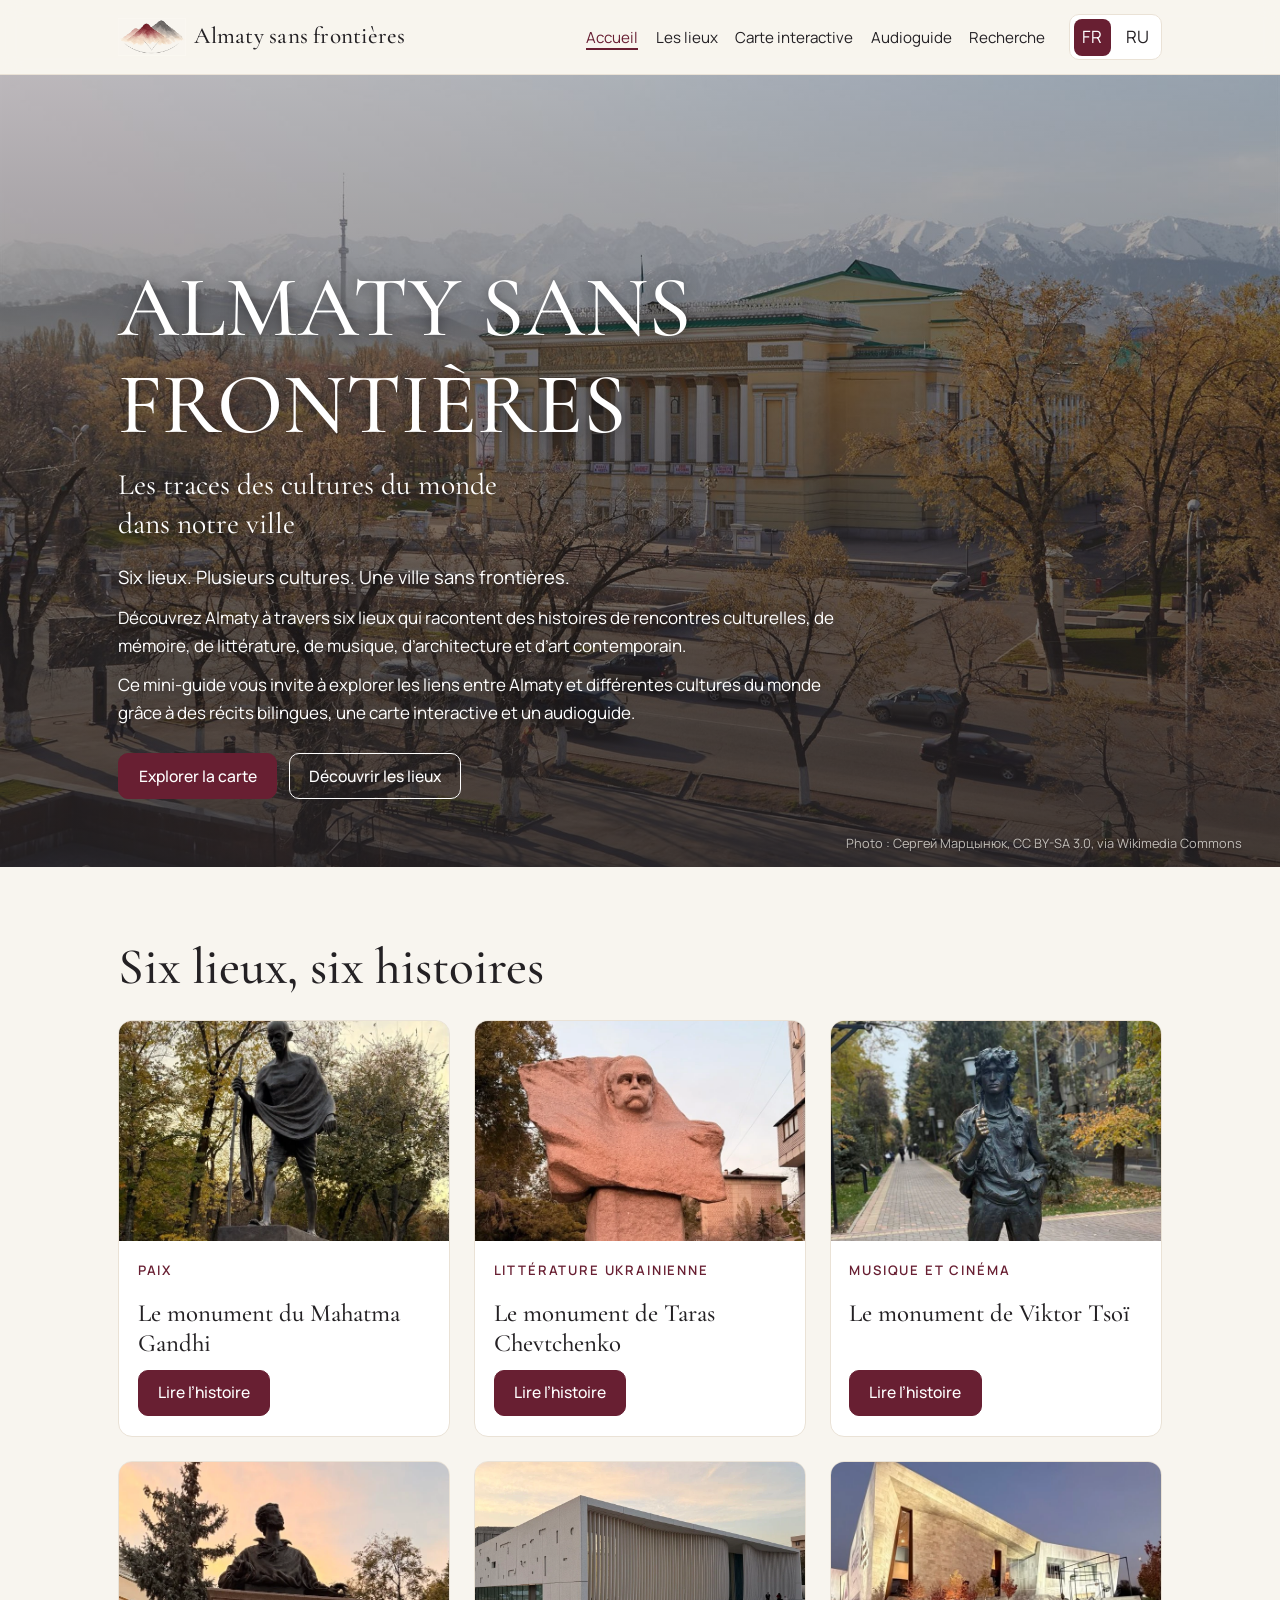
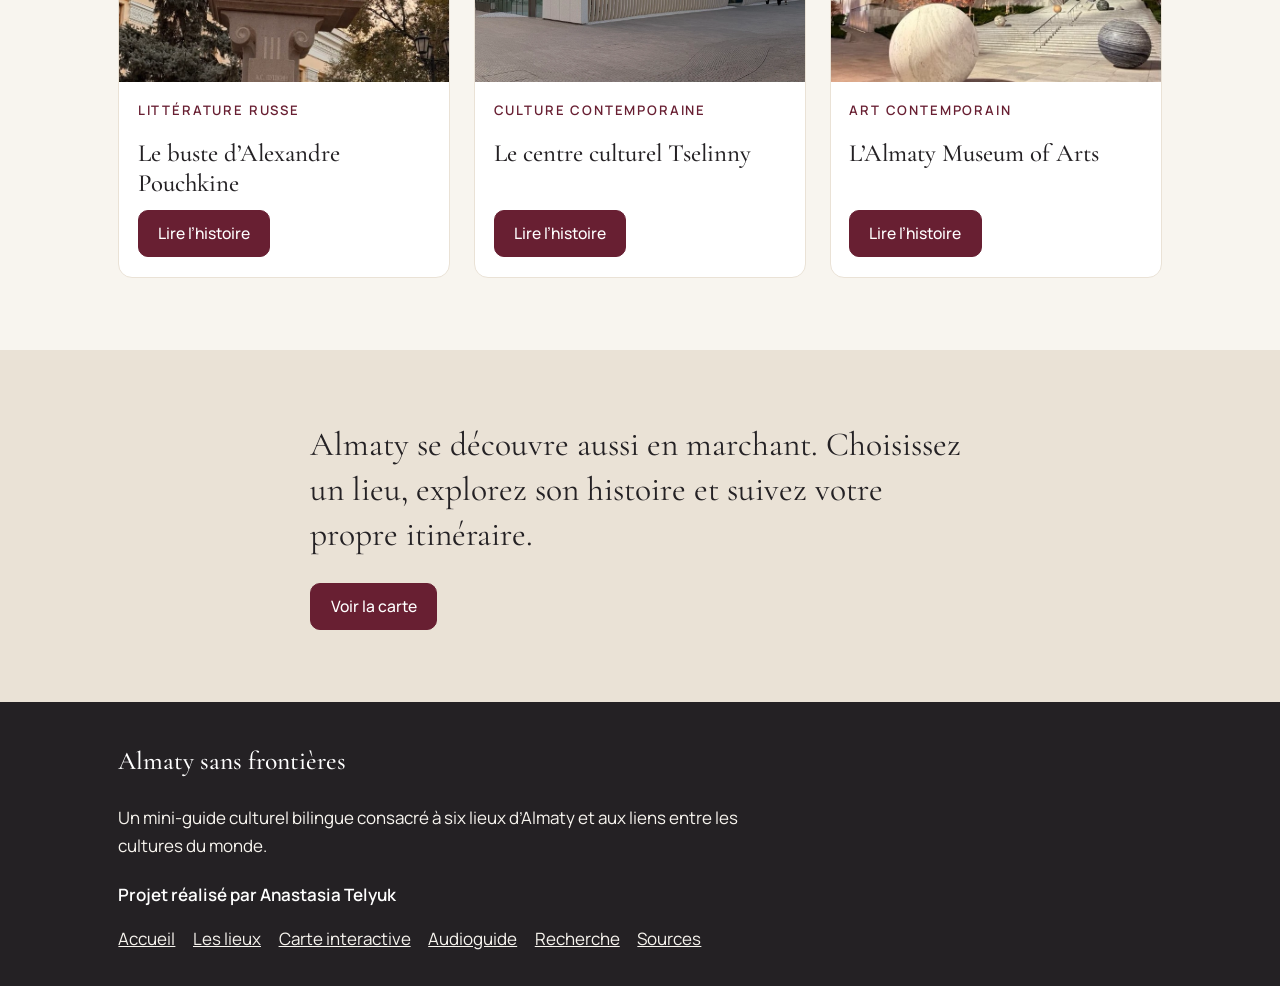
<file: index.html>
<!DOCTYPE html>
<html lang="fr">
<head>
  <meta charset="utf-8">
  <meta name="viewport" content="width=device-width, initial-scale=1">
  <meta name="description" content="Almaty sans frontières / Алматы без границ : mini-guide culturel bilingue (français, russe) de six lieux d’Almaty, avec carte interactive et audioguide. Projet scolaire d’Anastasia Telyuk.">
  <title>Almaty sans frontières</title>
  <script>
    (function () {
      try {
        var lang = localStorage.getItem("asf-lang");
        if (lang === "ru" || lang === "fr") document.documentElement.lang = lang;
      } catch (error) {}
    })();
  </script>
  <link rel="icon" type="image/png" href="images/favicon.png">
  <link rel="apple-touch-icon" href="images/apple-touch-icon.png">
  <link rel="stylesheet" href="css/styles.css">
</head>
<body data-page="home">
  <a class="skip" href="#content">Aller au contenu</a>
  <header class="site-header" id="site-header"></header>
  <main id="content"></main>
  <footer class="site-footer" id="site-footer"></footer>
  <noscript>Ce mini-guide a besoin de JavaScript pour afficher les textes en français et en russe. Этот мини-гид использует JavaScript, чтобы показывать тексты на французском и русском языках.</noscript>
  <script src="js/content.js"></script>
  <script src="js/ui.js"></script>
  <script src="js/page.js"></script>
</body>
</html>
</file>
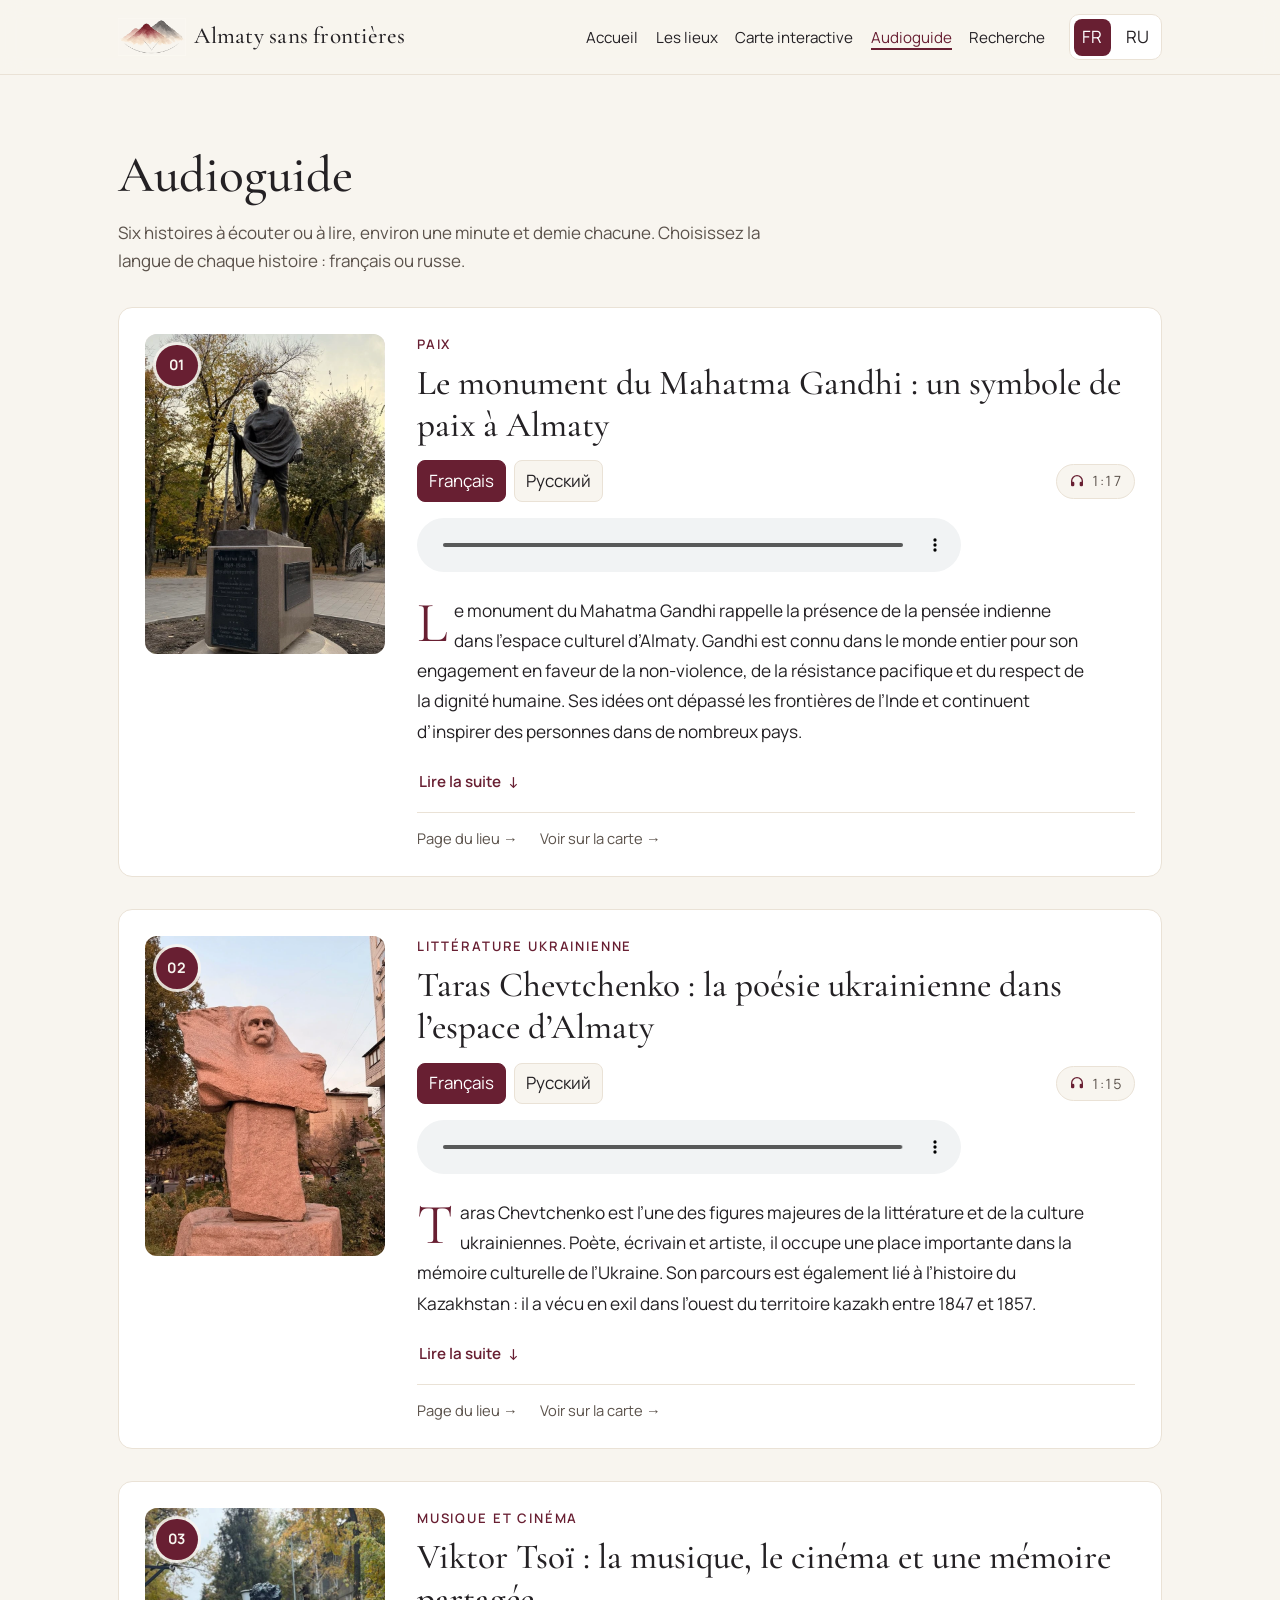
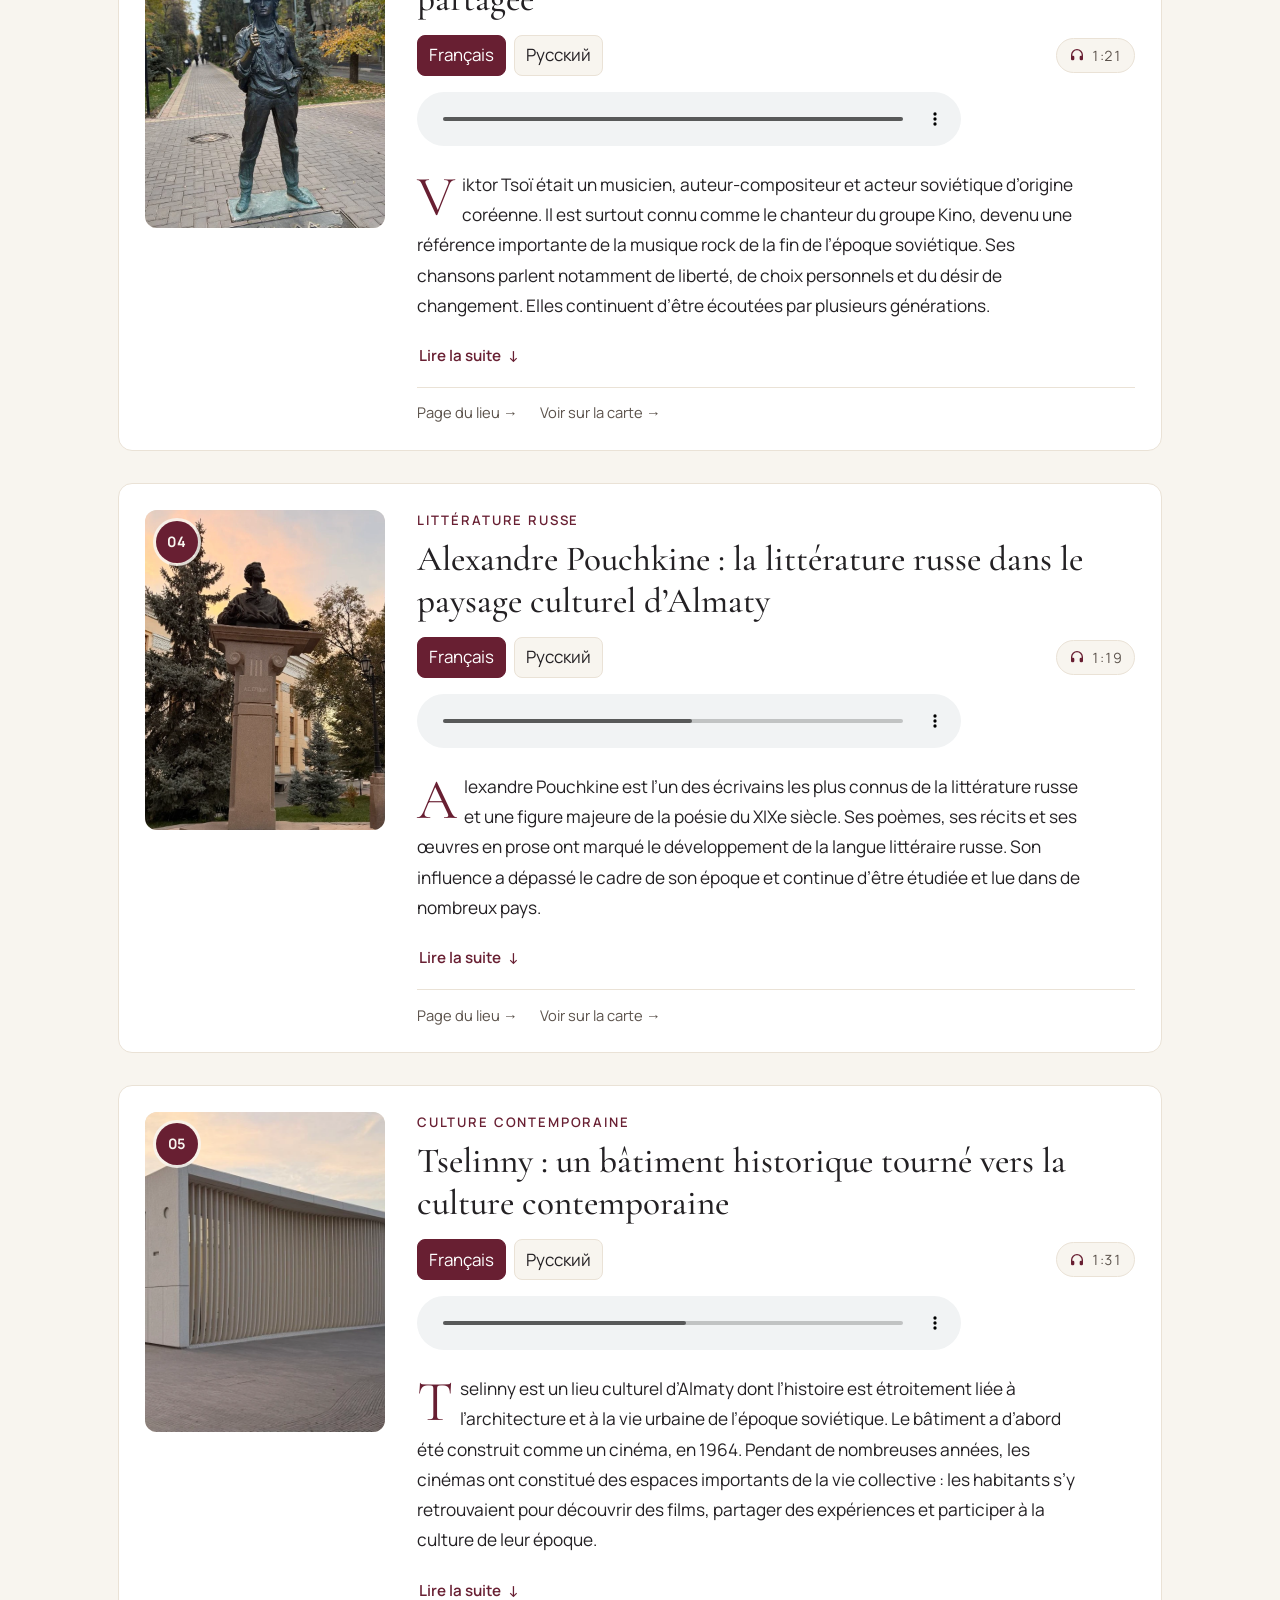
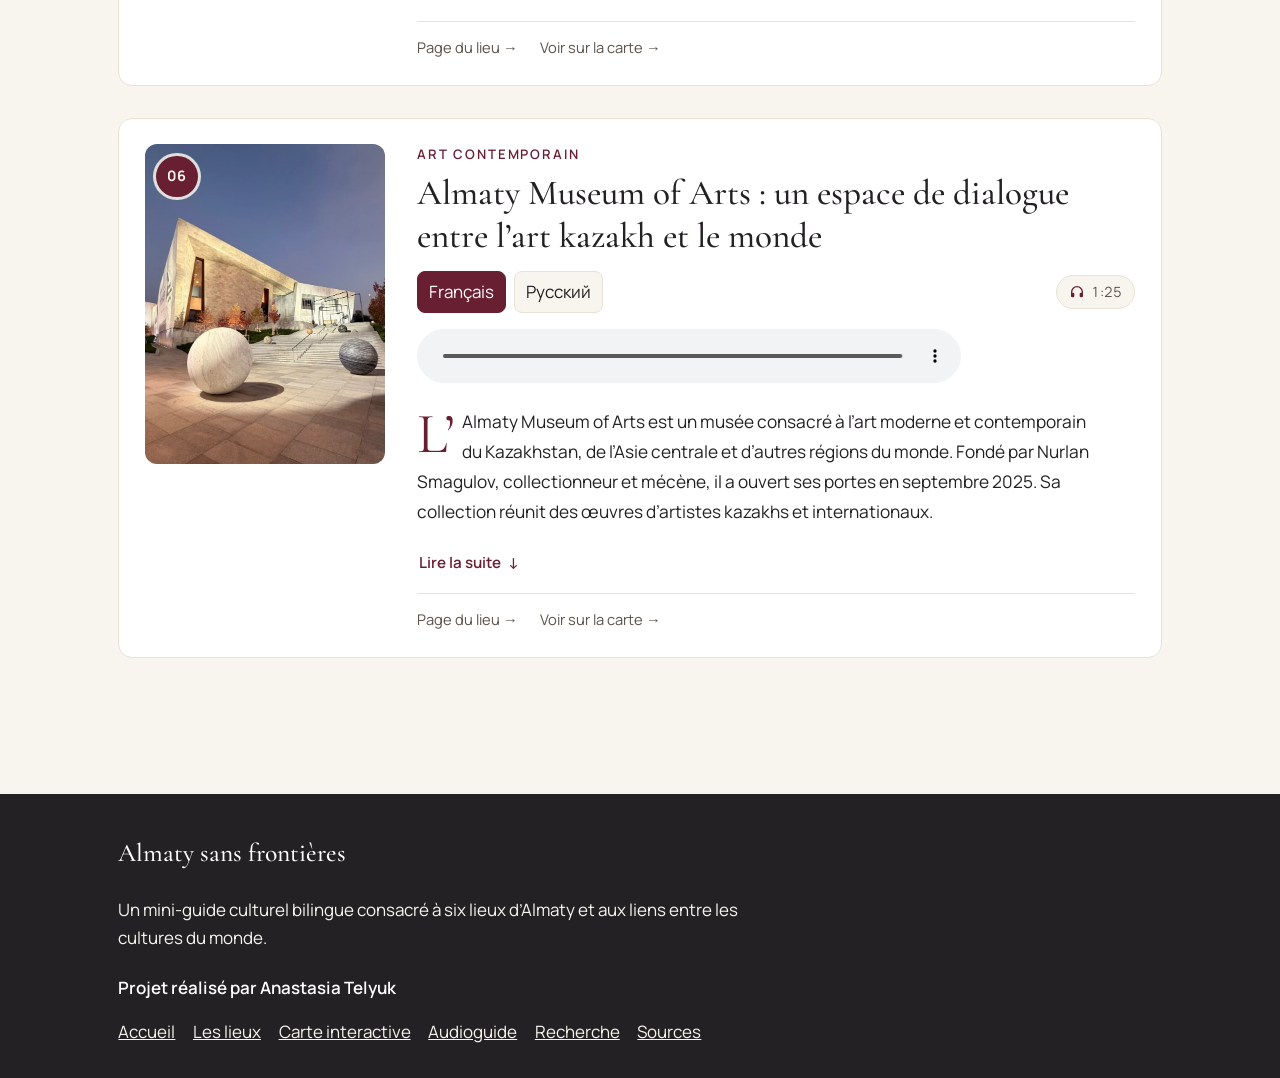
<file: audioguide.html>
<!DOCTYPE html>
<html lang="fr">
<head>
  <meta charset="utf-8">
  <meta name="viewport" content="width=device-width, initial-scale=1">
  <meta name="description" content="Almaty sans frontières / Алматы без границ : mini-guide culturel bilingue (français, russe) de six lieux d’Almaty, avec carte interactive et audioguide. Projet scolaire d’Anastasia Telyuk.">
  <title>Audioguide — Almaty sans frontières</title>
  <script>
    (function () {
      try {
        var lang = localStorage.getItem("asf-lang");
        if (lang === "ru" || lang === "fr") document.documentElement.lang = lang;
      } catch (error) {}
    })();
  </script>
  <link rel="icon" type="image/png" href="images/favicon.png">
  <link rel="apple-touch-icon" href="images/apple-touch-icon.png">
  <link rel="stylesheet" href="css/styles.css">
</head>
<body data-page="audio">
  <a class="skip" href="#content">Aller au contenu</a>
  <header class="site-header" id="site-header"></header>
  <main id="content"></main>
  <footer class="site-footer" id="site-footer"></footer>
  <noscript>Ce mini-guide a besoin de JavaScript pour afficher les textes en français et en russe. Этот мини-гид использует JavaScript, чтобы показывать тексты на французском и русском языках.</noscript>
  <script src="js/content.js"></script>
  <script src="js/ui.js"></script>
  <script src="js/page.js"></script>
</body>
</html>
</file>
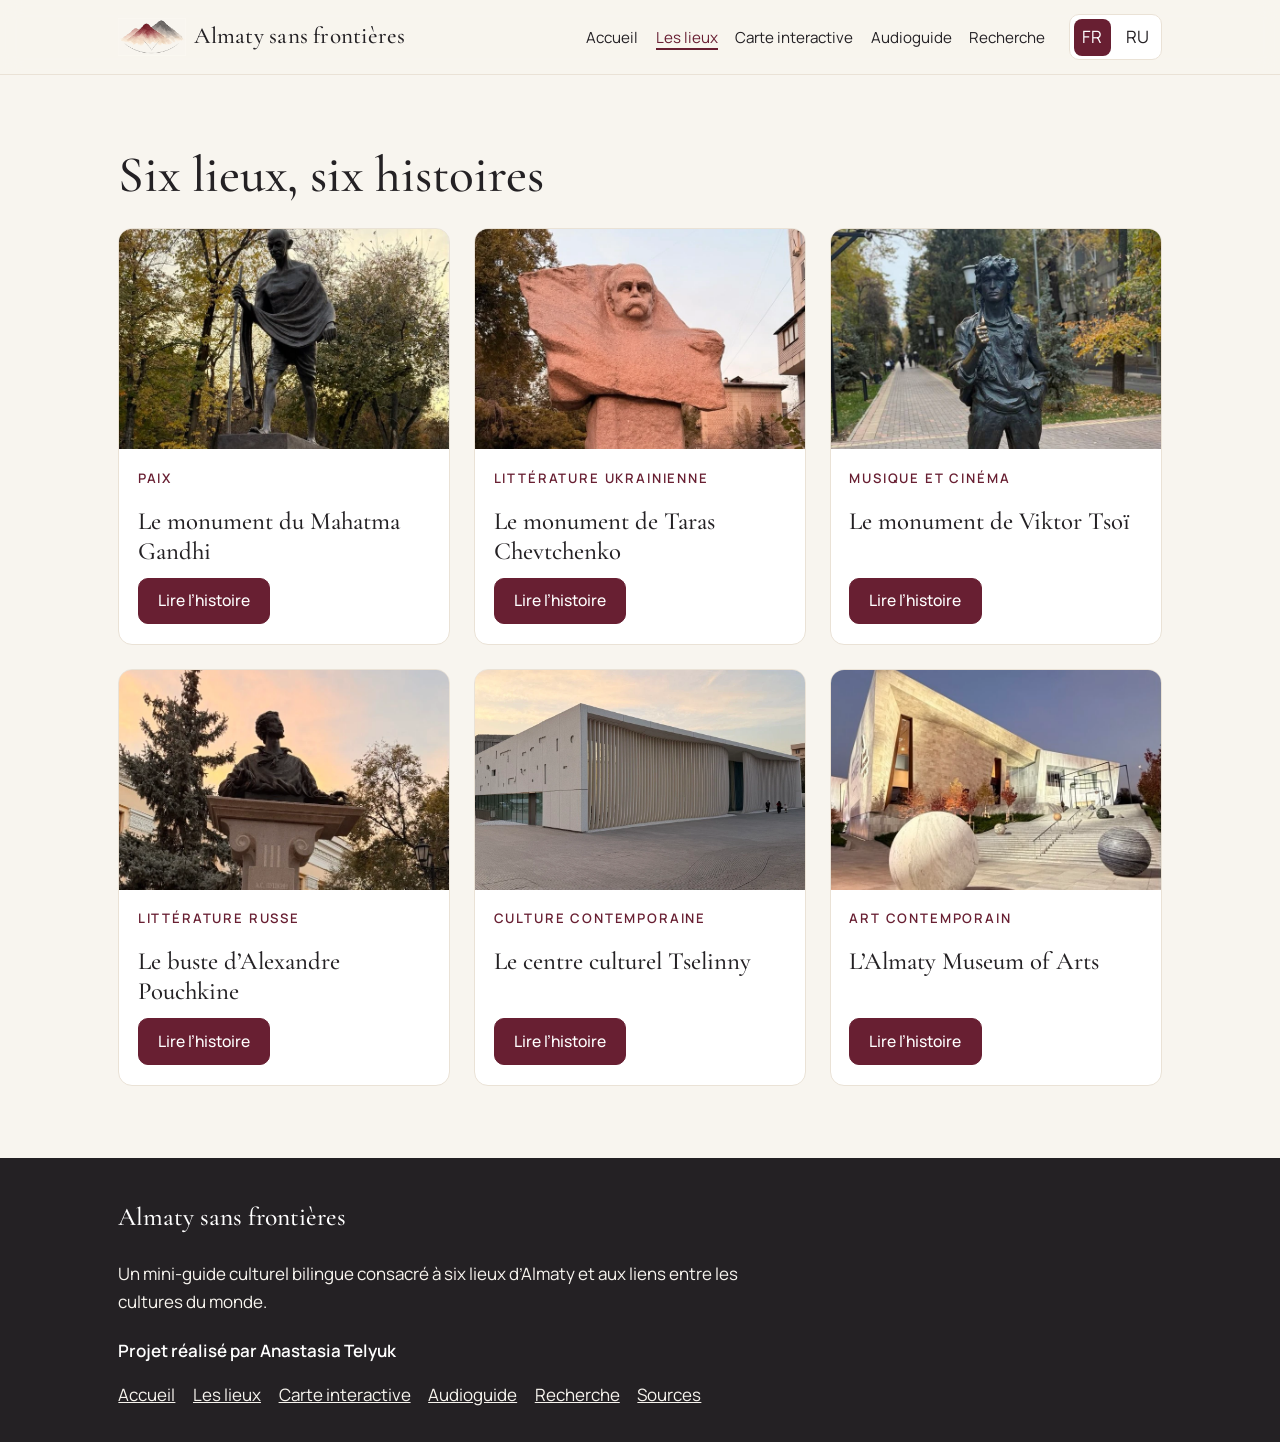
<file: lieu.html>
<!DOCTYPE html>
<html lang="fr">
<head>
  <meta charset="utf-8">
  <meta name="viewport" content="width=device-width, initial-scale=1">
  <meta name="description" content="Almaty sans frontières / Алматы без границ : mini-guide culturel bilingue (français, russe) de six lieux d’Almaty, avec carte interactive et audioguide. Projet scolaire d’Anastasia Telyuk.">
  <title>Almaty sans frontières</title>
  <script>
    (function () {
      try {
        var lang = localStorage.getItem("asf-lang");
        if (lang === "ru" || lang === "fr") document.documentElement.lang = lang;
      } catch (error) {}
    })();
  </script>
  <link rel="icon" type="image/png" href="images/favicon.png">
  <link rel="apple-touch-icon" href="images/apple-touch-icon.png">
  <link rel="stylesheet" href="css/styles.css">
</head>
<body data-page="lieu">
  <a class="skip" href="#content">Aller au contenu</a>
  <header class="site-header" id="site-header"></header>
  <main id="content"></main>
  <footer class="site-footer" id="site-footer"></footer>
  <noscript>Ce mini-guide a besoin de JavaScript pour afficher les textes en français et en russe. Этот мини-гид использует JavaScript, чтобы показывать тексты на французском и русском языках.</noscript>
  <script src="js/content.js"></script>
  <script src="js/ui.js"></script>
  <script src="js/page.js"></script>
</body>
</html>
</file>
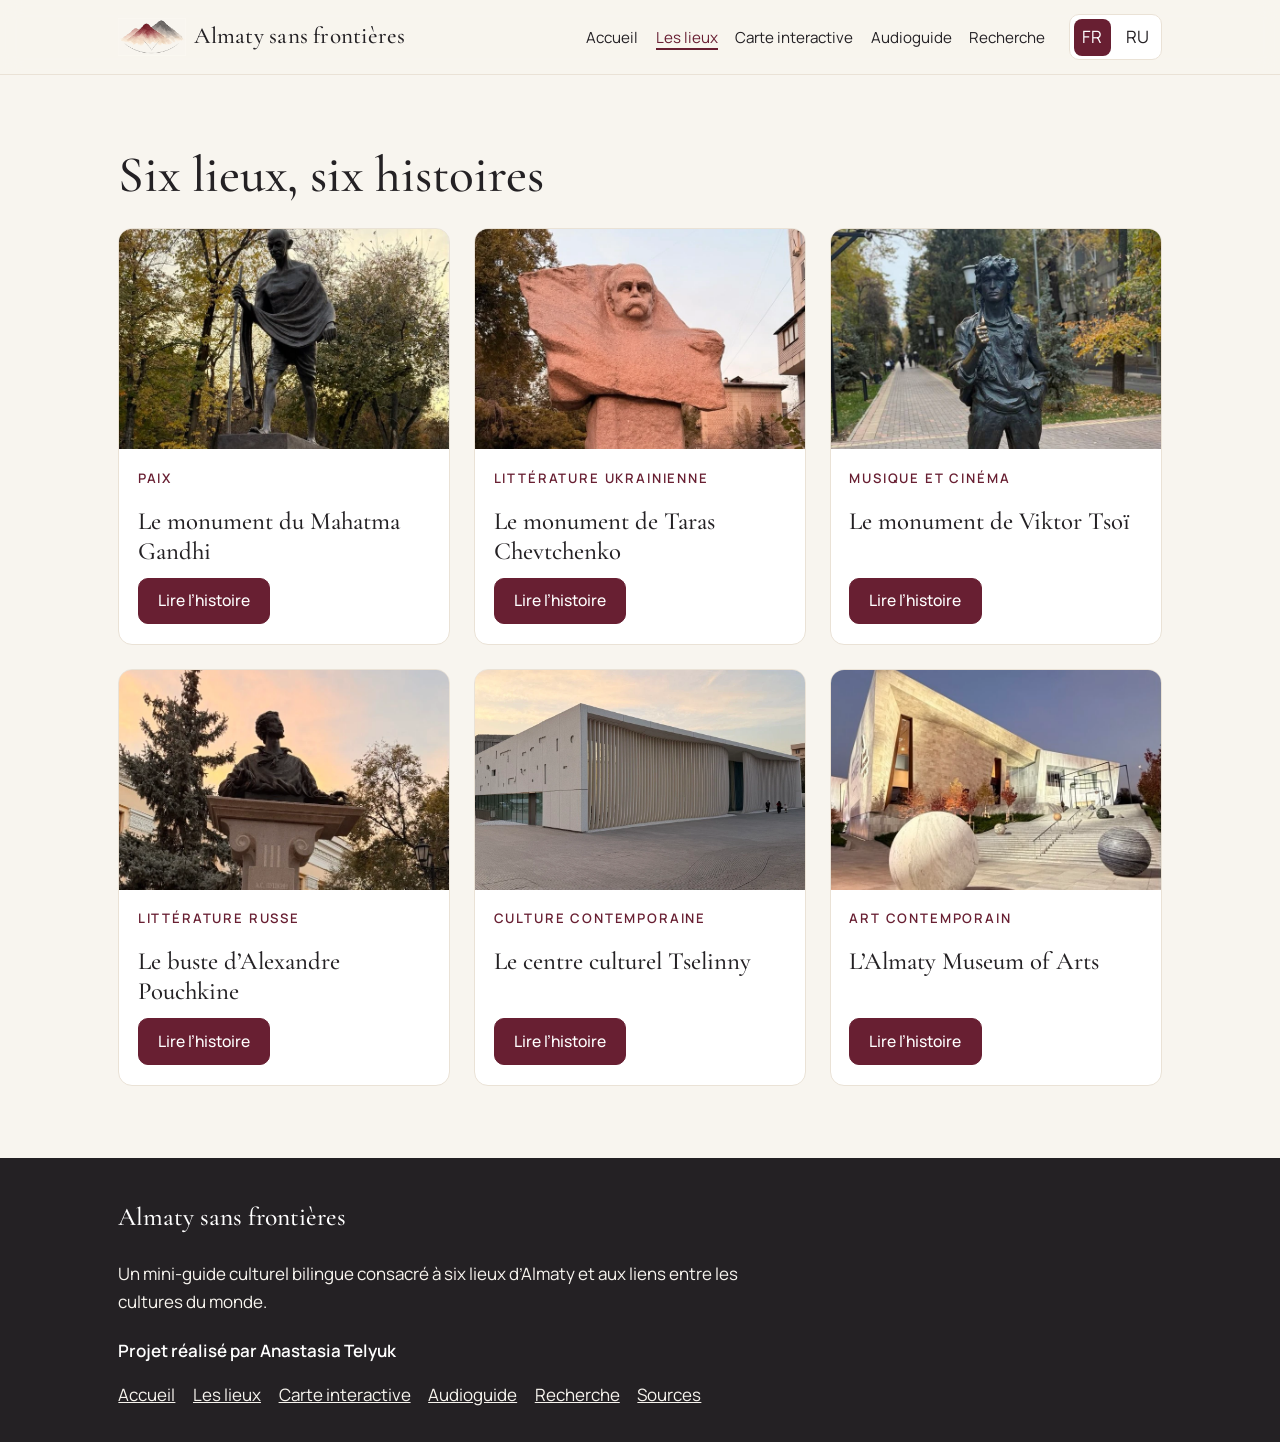
<file: lieux.html>
<!DOCTYPE html>
<html lang="fr">
<head>
  <meta charset="utf-8">
  <meta name="viewport" content="width=device-width, initial-scale=1">
  <meta name="description" content="Almaty sans frontières / Алматы без границ : mini-guide culturel bilingue (français, russe) de six lieux d’Almaty, avec carte interactive et audioguide. Projet scolaire d’Anastasia Telyuk.">
  <title>Les lieux — Almaty sans frontières</title>
  <script>
    (function () {
      try {
        var lang = localStorage.getItem("asf-lang");
        if (lang === "ru" || lang === "fr") document.documentElement.lang = lang;
      } catch (error) {}
    })();
  </script>
  <link rel="icon" type="image/png" href="images/favicon.png">
  <link rel="apple-touch-icon" href="images/apple-touch-icon.png">
  <link rel="stylesheet" href="css/styles.css">
</head>
<body data-page="lieux">
  <a class="skip" href="#content">Aller au contenu</a>
  <header class="site-header" id="site-header"></header>
  <main id="content"></main>
  <footer class="site-footer" id="site-footer"></footer>
  <noscript>Ce mini-guide a besoin de JavaScript pour afficher les textes en français et en russe. Этот мини-гид использует JavaScript, чтобы показывать тексты на французском и русском языках.</noscript>
  <script src="js/content.js"></script>
  <script src="js/ui.js"></script>
  <script src="js/page.js"></script>
</body>
</html>
</file>
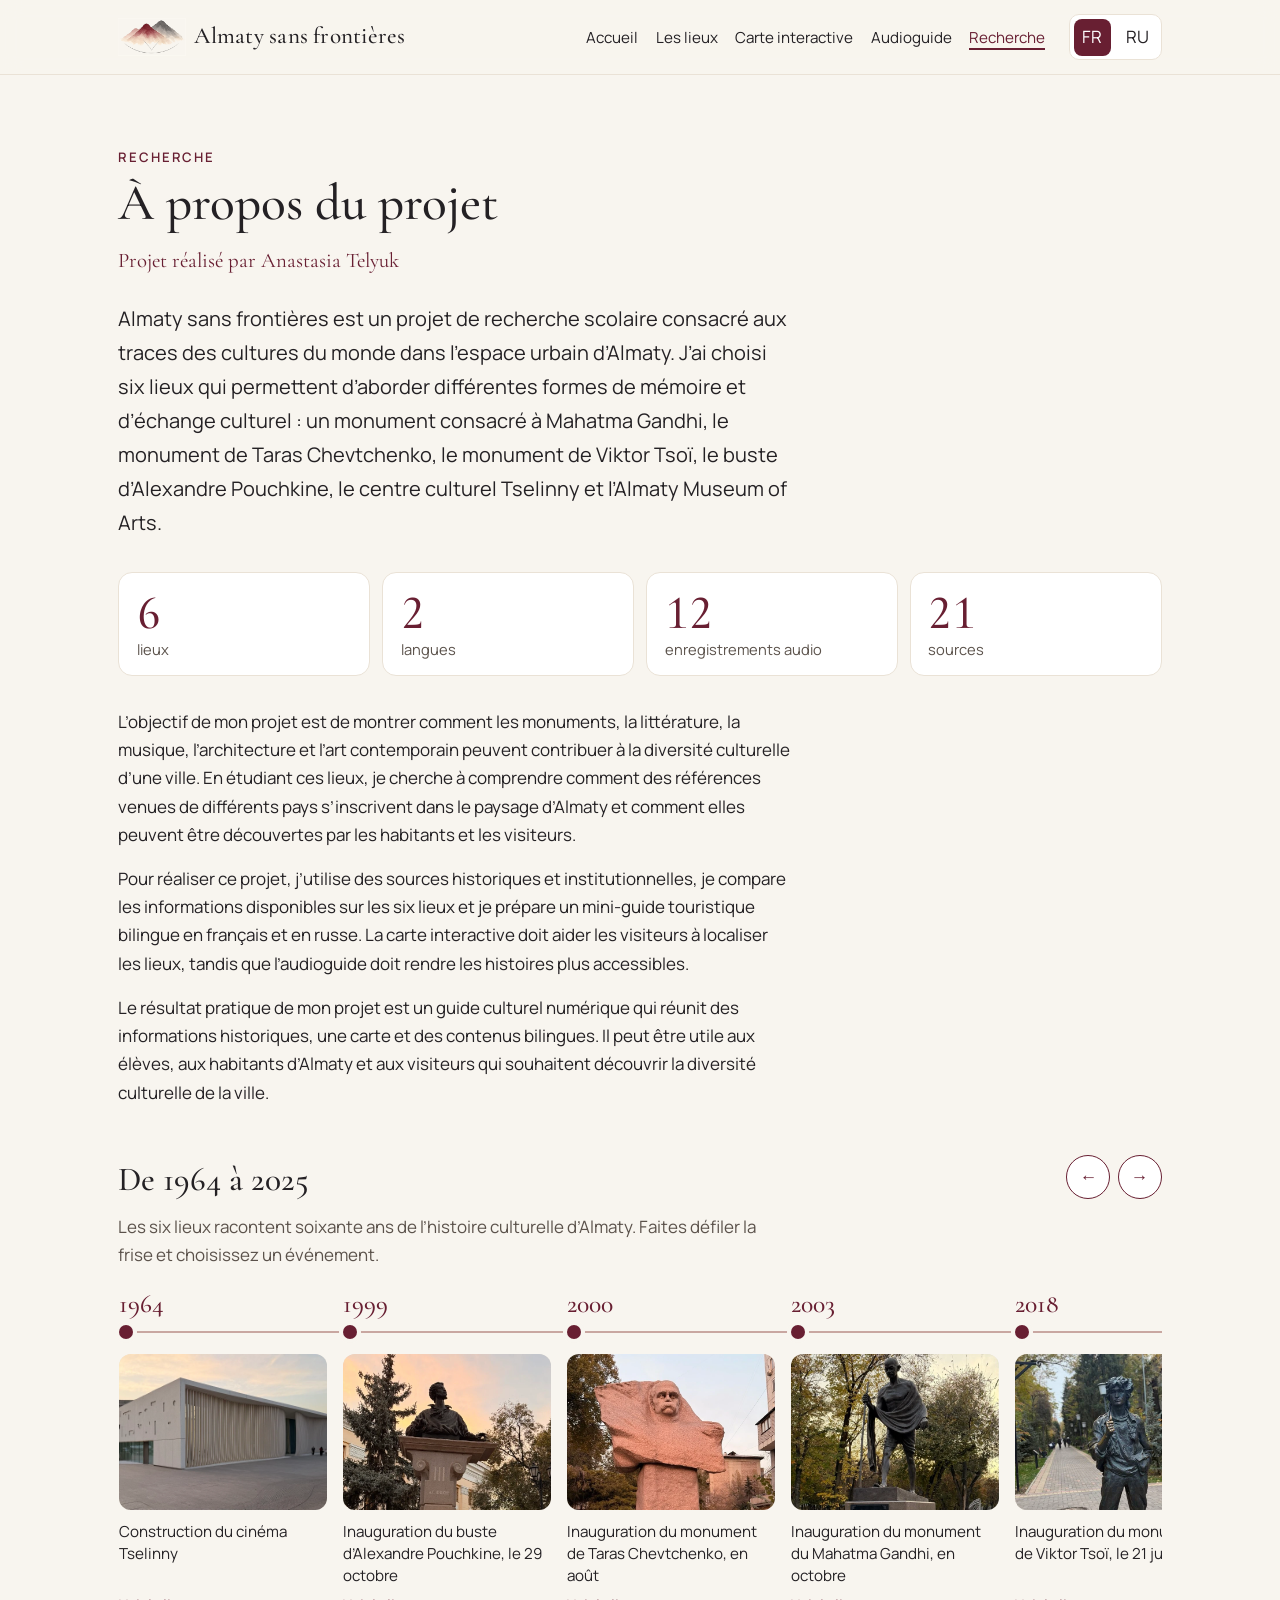
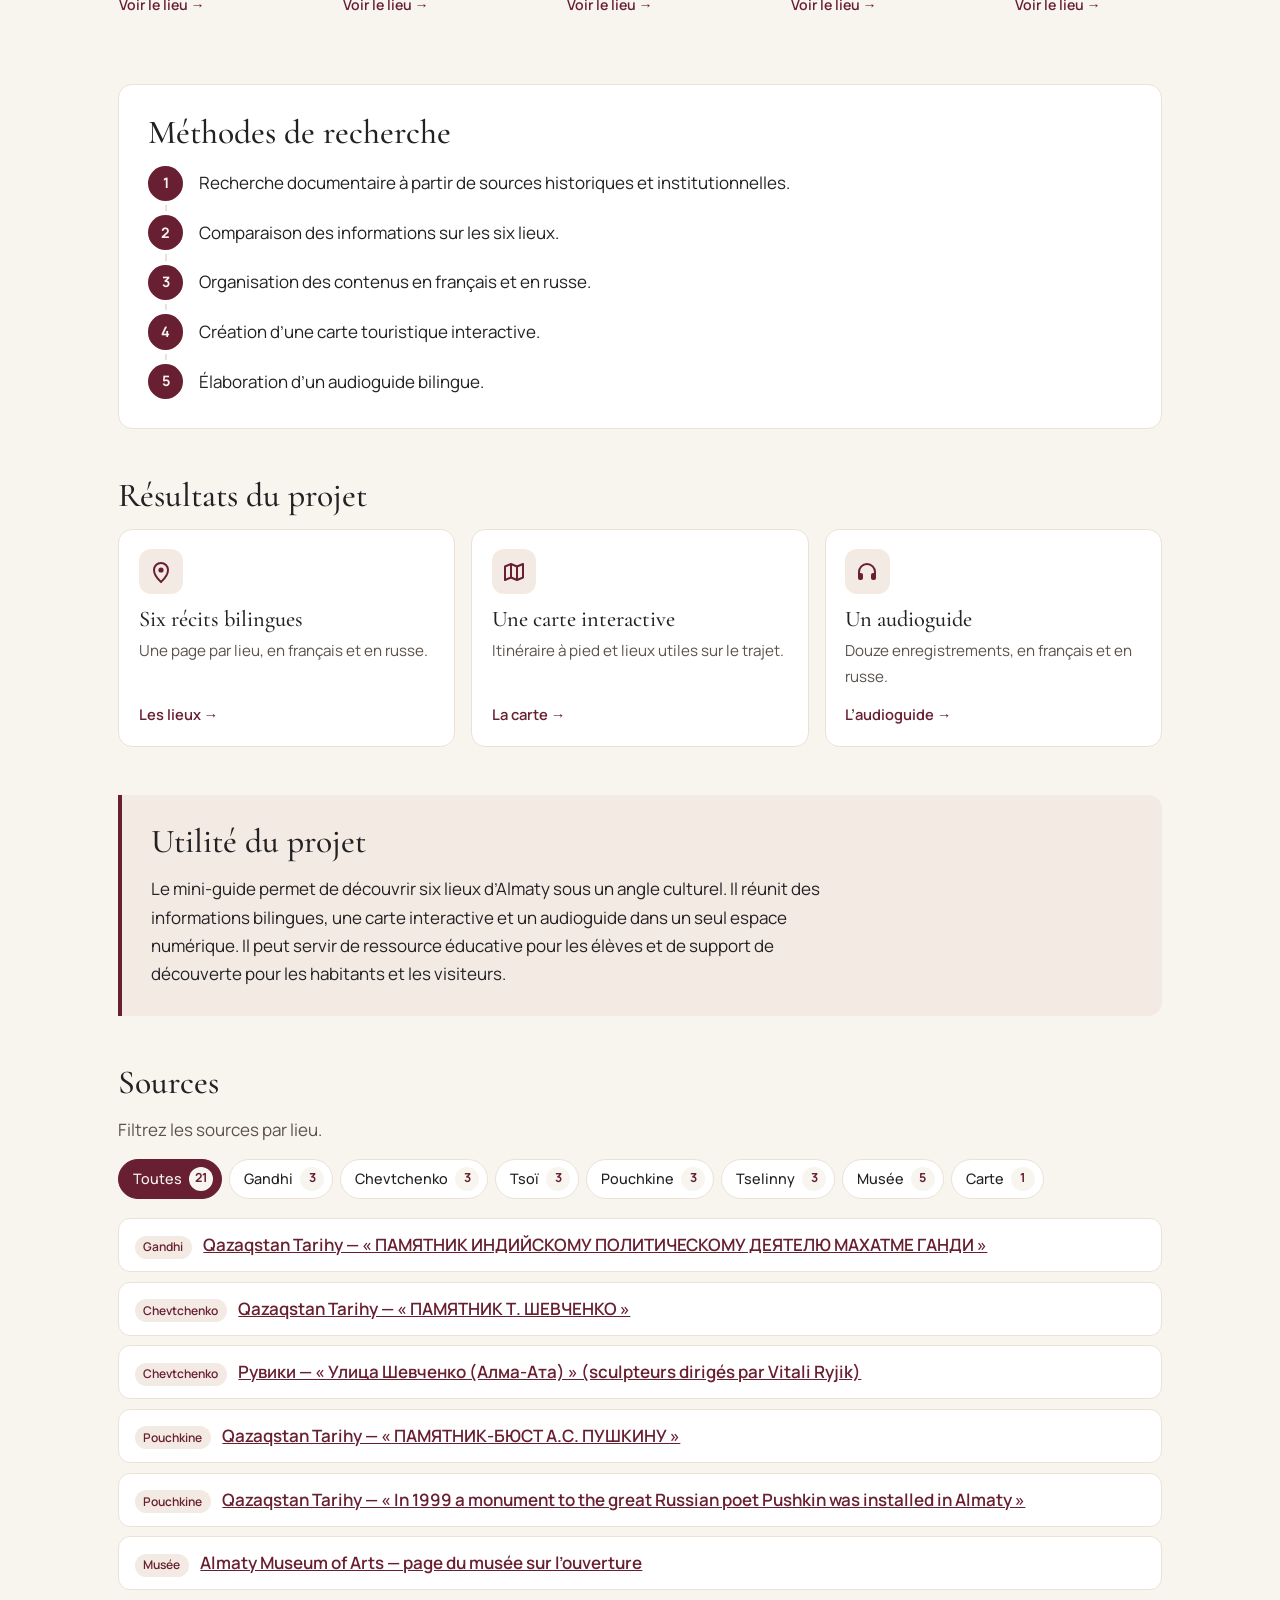
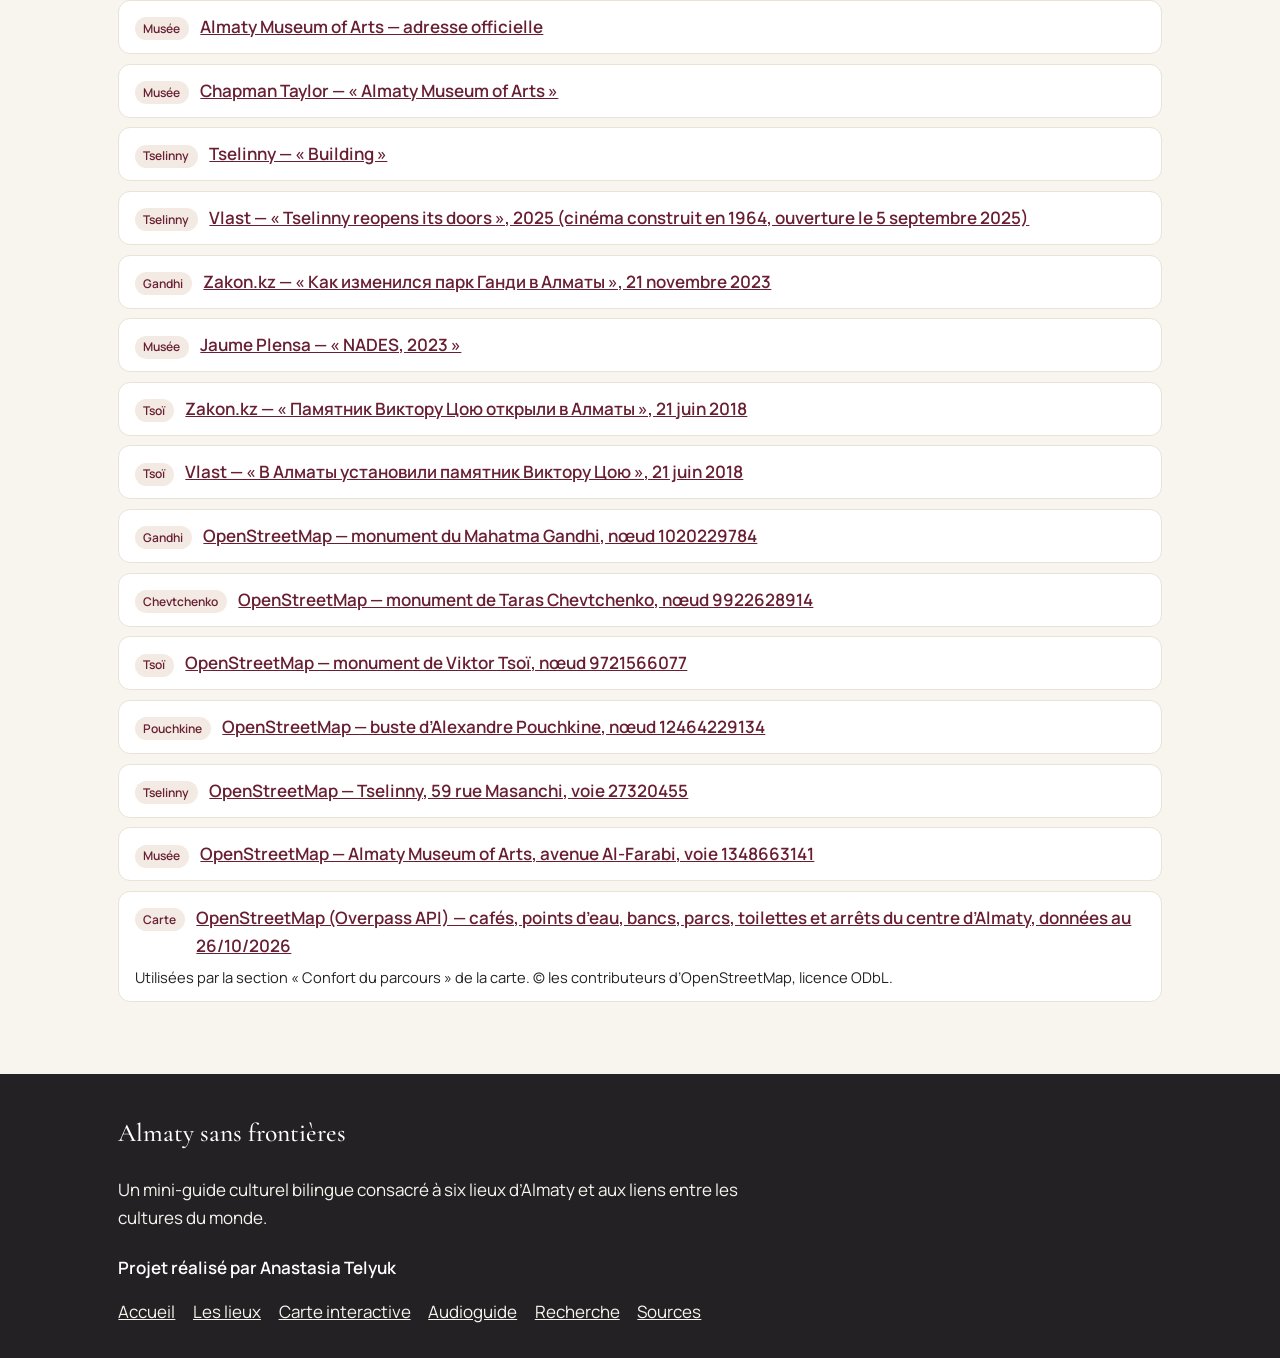
<file: recherche.html>
<!DOCTYPE html>
<html lang="fr">
<head>
  <meta charset="utf-8">
  <meta name="viewport" content="width=device-width, initial-scale=1">
  <meta name="description" content="Almaty sans frontières / Алматы без границ : mini-guide culturel bilingue (français, russe) de six lieux d’Almaty, avec carte interactive et audioguide. Projet scolaire d’Anastasia Telyuk.">
  <title>Recherche — Almaty sans frontières</title>
  <script>
    (function () {
      try {
        var lang = localStorage.getItem("asf-lang");
        if (lang === "ru" || lang === "fr") document.documentElement.lang = lang;
      } catch (error) {}
    })();
  </script>
  <link rel="icon" type="image/png" href="images/favicon.png">
  <link rel="apple-touch-icon" href="images/apple-touch-icon.png">
  <link rel="stylesheet" href="css/styles.css">
</head>
<body data-page="recherche">
  <a class="skip" href="#content">Aller au contenu</a>
  <header class="site-header" id="site-header"></header>
  <main id="content"></main>
  <footer class="site-footer" id="site-footer"></footer>
  <noscript>Ce mini-guide a besoin de JavaScript pour afficher les textes en français et en russe. Этот мини-гид использует JavaScript, чтобы показывать тексты на французском и русском языках.</noscript>
  <script src="js/content.js"></script>
  <script src="js/ui.js"></script>
  <script src="js/page.js"></script>
</body>
</html>
</file>
<file: css/styles.css>
@font-face {
  font-family: "Manrope";
  font-style: normal;
  font-weight: 200 800;
  font-display: swap;
  src: url("../fonts/manrope/cyrillic-wght-normal.woff2") format("woff2");
  unicode-range: U+0301, U+0400-045F, U+0490-0491, U+04B0-04B1, U+2116;
}

@font-face {
  font-family: "Manrope";
  font-style: normal;
  font-weight: 200 800;
  font-display: swap;
  src: url("../fonts/manrope/latin-ext-wght-normal.woff2") format("woff2");
  unicode-range: U+0100-02BA, U+02BD-02C5, U+02C7-02CC, U+02CE-02D7, U+02DD-02FF, U+0304, U+0308, U+0329, U+1D00-1DBF, U+1E00-1E9F, U+1EF2-1EFF, U+2020, U+20A0-20AB, U+20AD-20C0, U+2113, U+2C60-2C7F, U+A720-A7FF;
}

@font-face {
  font-family: "Manrope";
  font-style: normal;
  font-weight: 200 800;
  font-display: swap;
  src: url("../fonts/manrope/latin-wght-normal.woff2") format("woff2");
  unicode-range: U+0000-00FF, U+0131, U+0152-0153, U+02BB-02BC, U+02C6, U+02DA, U+02DC, U+0304, U+0308, U+0329, U+2000-206F, U+20AC, U+2122, U+2191, U+2193, U+2212, U+2215, U+FEFF, U+FFFD;
}

@font-face {
  font-family: "Cormorant Garamond";
  font-style: normal;
  font-weight: 300 700;
  font-display: swap;
  src: url("../fonts/cormorant-garamond/cyrillic-wght-normal.woff2") format("woff2");
  unicode-range: U+0301, U+0400-045F, U+0490-0491, U+04B0-04B1, U+2116;
}

@font-face {
  font-family: "Cormorant Garamond";
  font-style: normal;
  font-weight: 300 700;
  font-display: swap;
  src: url("../fonts/cormorant-garamond/latin-ext-wght-normal.woff2") format("woff2");
  unicode-range: U+0100-02BA, U+02BD-02C5, U+02C7-02CC, U+02CE-02D7, U+02DD-02FF, U+0304, U+0308, U+0329, U+1D00-1DBF, U+1E00-1E9F, U+1EF2-1EFF, U+2020, U+20A0-20AB, U+20AD-20C0, U+2113, U+2C60-2C7F, U+A720-A7FF;
}

@font-face {
  font-family: "Cormorant Garamond";
  font-style: normal;
  font-weight: 300 700;
  font-display: swap;
  src: url("../fonts/cormorant-garamond/latin-wght-normal.woff2") format("woff2");
  unicode-range: U+0000-00FF, U+0131, U+0152-0153, U+02BB-02BC, U+02C6, U+02DA, U+02DC, U+0304, U+0308, U+0329, U+2000-206F, U+20AC, U+2122, U+2191, U+2193, U+2212, U+2215, U+FEFF, U+FFFD;
}

:root {
  --ivory: #f8f5ef;
  --burgundy: #681f32;
  --burgundy-deep: #4e1726;
  --charcoal: #242124;
  --beige: #eae2d6;
  --rose: #c9a7a1;
  --white: #ffffff;
  --serif: "Cormorant Garamond", "Times New Roman", serif;
  --sans: "Manrope", "Segoe UI", Arial, sans-serif;
  --measure: 42rem;
  --page: 1120px;
  --space: clamp(1.25rem, 3vw, 2.5rem);
}

*,
*::before,
*::after {
  box-sizing: border-box;
}

html {
  scroll-behavior: smooth;
  /* --header-h is measured by js/ui.js, so anchors land below the sticky header. */
  scroll-padding-top: calc(var(--header-h, 5.5rem) + 1rem);
}

body {
  margin: 0;
  background: var(--ivory);
  color: var(--charcoal);
  font-family: var(--sans);
  font-size: 1.0625rem;
  font-weight: 400;
  line-height: 1.65;
}

img {
  max-width: 100%;
  height: auto;
  display: block;
}

figure {
  margin: 0;
}

a {
  color: var(--burgundy);
}

a:hover {
  color: var(--burgundy-deep);
}

:focus-visible {
  outline: 2px solid var(--burgundy);
  outline-offset: 3px;
}

[hidden] {
  display: none !important;
}

.skip {
  position: absolute;
  left: 1rem;
  top: -4rem;
  z-index: 20;
  background: var(--burgundy);
  color: var(--white);
  padding: 0.55rem 0.9rem;
  text-decoration: none;
}

.skip:focus {
  top: 1rem;
}

.site-header {
  position: sticky;
  top: 0;
  z-index: 8;
  background: rgba(248, 245, 239, 0.94);
  border-bottom: 1px solid var(--beige);
  backdrop-filter: blur(10px);
}

.header-inner {
  max-width: var(--page);
  margin: 0 auto;
  padding: 0.9rem var(--space);
  display: grid;
  grid-template-columns: auto 1fr auto;
  gap: 0.75rem 1.5rem;
  align-items: center;
}

.brand {
  font-family: var(--serif);
  color: var(--charcoal);
  text-decoration: none;
  font-size: 1.45rem;
  font-weight: 500;
  letter-spacing: 0.01em;
  line-height: 1.1;
  display: inline-flex;
  align-items: center;
  gap: 0.55rem;
  max-width: 100%;
}

.brand img {
  height: 2.4rem;
  width: auto;
  flex: 0 0 auto;
  display: block;
}

.site-nav {
  display: flex;
  flex-wrap: wrap;
  justify-content: flex-end;
  gap: 0.35rem 1.1rem;
}

.site-nav a {
  color: var(--charcoal);
  text-decoration: none;
  font-size: 0.95rem;
}

.site-nav a[aria-current="page"] {
  color: var(--burgundy);
  box-shadow: inset 0 -2px 0 var(--burgundy);
}

.lang-switch {
  display: inline-flex;
  align-items: center;
  gap: 0.35rem;
  border: 1px solid var(--beige);
  background: var(--white);
  padding: 0.2rem;
}

.lang-switch button {
  font: inherit;
  border: 0;
  background: transparent;
  color: var(--charcoal);
  padding: 0.28rem 0.55rem;
  cursor: pointer;
}

.lang-switch button[aria-pressed="true"] {
  background: var(--burgundy);
  color: var(--white);
}

main {
  min-height: 60vh;
}

.wrap {
  max-width: var(--page);
  margin: 0 auto;
  padding: 0 var(--space);
}

.hero {
  position: relative;
  min-height: min(88vh, 820px);
  display: grid;
  align-items: end;
  color: var(--white);
  background: var(--charcoal);
}

.hero img {
  position: absolute;
  inset: 0;
  width: 100%;
  height: 100%;
  object-fit: cover;
  object-position: center 42%;
}

.hero-shade {
  position: absolute;
  inset: 0;
  background: linear-gradient(to top, rgba(36, 33, 36, 0.82) 0%, rgba(36, 33, 36, 0.55) 50%, rgba(36, 33, 36, 0.3) 100%);
}

.hero-copy h1,
.hero-copy p {
  text-shadow: 0 1px 14px rgba(0, 0, 0, 0.45);
}

.hero-copy {
  position: relative;
  z-index: 1;
  max-width: var(--page);
  margin: 0 auto;
  padding: 4.5rem var(--space) 3rem;
  width: 100%;
}

.hero h1,
.page-title,
.story h1,
.nades h2,
.card h2,
.popup-title {
  font-family: var(--serif);
  font-weight: 500;
  letter-spacing: 0;
  line-height: 1.12;
}

.hero h1 {
  margin: 0;
  font-size: clamp(2.5rem, 7vw, 5.4rem);
  max-width: 14ch;
}

.hero-sub {
  margin: 0.8rem 0 0;
  font-family: var(--serif);
  font-size: clamp(1.25rem, 2.4vw, 1.85rem);
  line-height: 1.3;
  max-width: 28ch;
}

.hero-lead,
.hero-text {
  max-width: 46rem;
}

.hero-lead {
  margin: 1.2rem 0 0;
  font-size: 1.15rem;
}

.hero-text {
  margin: 0.7rem 0 0;
}

.actions {
  display: flex;
  flex-wrap: wrap;
  gap: 0.75rem;
  margin-top: 1.6rem;
}

.btn {
  display: inline-flex;
  align-items: center;
  justify-content: center;
  min-height: 2.9rem;
  padding: 0.65rem 1.2rem;
  background: var(--burgundy);
  color: var(--white);
  text-decoration: none;
  border: 1px solid var(--burgundy);
  font: 500 0.98rem/1.2 var(--sans);
  cursor: pointer;
  transition: background 0.2s ease, color 0.2s ease, border-color 0.2s ease;
}

.btn:hover {
  background: var(--burgundy-deep);
  border-color: var(--burgundy-deep);
  color: var(--white);
}

.btn:disabled,
.btn:disabled:hover {
  opacity: 0.45;
  cursor: default;
  background: transparent;
  color: var(--burgundy);
  border-color: var(--burgundy);
}

.btn-ghost {
  background: transparent;
  color: var(--burgundy);
}

.btn-ghost:hover {
  background: var(--burgundy);
  color: var(--white);
}

.hero .btn-ghost {
  color: var(--white);
  border-color: var(--white);
}

.hero .btn-ghost:hover {
  background: var(--white);
  color: var(--charcoal);
}

.section {
  padding: 4.5rem 0;
}

.section h2,
.page-title {
  margin: 0 0 1.5rem;
  font-family: var(--serif);
  font-weight: 500;
  letter-spacing: 0;
  line-height: 1.12;
  font-size: clamp(2rem, 4vw, 3.2rem);
}

.eyebrow {
  margin: 0 0 0.4rem;
  color: var(--burgundy);
  font-size: 0.82rem;
  font-weight: 600;
  letter-spacing: 0.14em;
  text-transform: uppercase;
}

.cards {
  display: grid;
  grid-template-columns: repeat(3, 1fr);
  gap: 1.5rem;
}

.card {
  display: flex;
  flex-direction: column;
  background: var(--white);
  border: 1px solid var(--beige);
  min-height: 100%;
}

.card-media,
.story-media,
.nades-media {
  position: relative;
  background: var(--beige);
}

.story-media,
.nades-media {
  overflow: hidden;
  border-radius: 14px;
}

.card-media img,
.story-media img,
.frame {
  width: 100%;
  aspect-ratio: 3 / 2;
  object-fit: cover;
}

.nades-media img {
  width: 100%;
  height: auto;
  display: block;
}

.card-body {
  display: flex;
  flex-direction: column;
  gap: 0.7rem;
  padding: 1.15rem 1.15rem 1.25rem;
  flex: 1;
}

.card h2 {
  margin: 0;
  font-size: 1.55rem;
  line-height: 1.2;
}

.card .btn {
  margin-top: auto;
  align-self: flex-start;
}

.photo-fallback {
  aspect-ratio: 3 / 2;
  display: flex;
  flex-direction: column;
  justify-content: flex-end;
  gap: 0.45rem;
  padding: 1.2rem;
  background:
    linear-gradient(160deg, rgba(104, 31, 50, 0.08), transparent 42%),
    var(--beige);
}

.photo-fallback strong {
  font-family: var(--serif);
  font-size: 1.45rem;
  font-weight: 500;
  line-height: 1.2;
}

.photo-fallback p,
.credit,
.note,
.visit p,
.source-note {
  margin: 0;
  font-size: 0.92rem;
}

.source-note {
  color: var(--charcoal);
}

.credit a {
  color: #6a5f56;
  font-size: 0.82rem;
  font-weight: 400;
  text-decoration: none;
  text-underline-offset: 0.18em;
}

.credit a:hover,
.credit a:focus-visible {
  text-decoration: underline;
}

.card-media .credit,
.story-media .credit,
.nades-media .credit,
.hero .credit {
  position: absolute;
  right: 0.55rem;
  bottom: 0.45rem;
  margin: 0;
  max-width: calc(100% - 1.2rem);
  text-align: right;
  background: transparent;
  z-index: 1;
  pointer-events: auto;
  font-size: 0.75rem;
  line-height: 1.35;
}

.hero .credit {
  z-index: 2;
  right: var(--space);
  bottom: 0.9rem;
  max-width: min(34rem, calc(100% - (var(--space) * 2)));
}

.hero:has(> .credit) .hero-copy {
  padding-bottom: 4.25rem;
}

.card-media .credit a,
.story-media .credit a,
.nades-media .credit a {
  color: rgba(248, 245, 239, 0.84);
  font-size: 0.8rem;
  font-weight: 400;
  background: transparent;
  text-shadow: 0 1px 2px rgba(36, 33, 36, 0.62);
}

.hero .credit a,
.hero-copy .credit a {
  color: rgba(248, 245, 239, 0.72);
  font-size: 0.8rem;
  font-weight: 400;
  text-shadow: 0 1px 2px rgba(18, 14, 16, 0.5);
}

.card-media .credit a:hover,
.card-media .credit a:focus-visible,
.story-media .credit a:hover,
.story-media .credit a:focus-visible,
.nades-media .credit a:hover,
.nades-media .credit a:focus-visible {
  color: rgba(248, 245, 239, 0.96);
  text-decoration: underline;
}

.hero .credit a:hover,
.hero .credit a:focus-visible,
.hero-copy .credit a:hover,
.hero-copy .credit a:focus-visible {
  color: rgba(248, 245, 239, 0.92);
  text-decoration: underline;
}

.card-media .credit a:focus-visible,
.story-media .credit a:focus-visible,
.nades-media .credit a:focus-visible {
  outline: 2px solid var(--burgundy);
  outline-offset: 2px;
}

.hero .credit a:focus-visible,
.hero-copy .credit a:focus-visible {
  outline: 2px solid rgba(248, 245, 239, 0.95);
  outline-offset: 3px;
}

.cta {
  background: var(--beige);
}

.cta-inner {
  max-width: 46rem;
}

.cta p {
  margin: 0;
  font-family: var(--serif);
  font-size: clamp(1.45rem, 3vw, 2.1rem);
  line-height: 1.35;
}

.page-head {
  padding: 3.2rem 0 0.5rem;
}

.story {
  padding-bottom: 4rem;
}

.story-layout {
  display: grid;
  grid-template-columns: minmax(0, 1fr) 280px;
  gap: 2.5rem;
  align-items: start;
}

.prose {
  max-width: var(--measure);
}

.prose h1,
.story h1 {
  margin: 1.2rem 0 1rem;
  font-size: clamp(2rem, 4vw, 3.15rem);
}

.prose p {
  margin: 0 0 1.05rem;
}

.visit {
  position: sticky;
  top: calc(var(--header-h, 5.5rem) + 1rem);
  background: var(--white);
  border: 1px solid var(--beige);
  padding: 1.15rem;
}

.visit h2 {
  margin: 0 0 0.6rem;
  font-family: var(--serif);
  font-size: 1.45rem;
  font-weight: 500;
}

.visit .actions {
  margin-top: 1rem;
  flex-direction: column;
  align-items: stretch;
}

.visit .visit-back {
  margin-top: 1.1rem;
  padding-top: 0.9rem;
  border-top: 1px solid var(--beige);
  text-align: center;
}

.visit-back-link {
  display: inline-flex;
  align-items: center;
  gap: 0.45rem;
  min-height: 2.75rem;
  padding: 0 0.5rem;
  color: #6a5f56;
  font-size: 0.95rem;
  text-decoration: none;
  transition: color 0.2s ease;
}

.visit-back-arrow {
  transition: transform 0.2s ease;
}

.visit-back-link:hover {
  color: var(--burgundy);
}

.visit-back-link:hover .visit-back-arrow {
  transform: translateX(-3px);
}

.nades {
  margin-top: 1rem;
  background: var(--charcoal);
  color: var(--ivory);
}

.nades-inner {
  max-width: var(--page);
  margin: 0 auto;
  padding: 3rem var(--space) 3.4rem;
  display: grid;
  grid-template-columns: minmax(240px, 0.85fr) minmax(0, 1.15fr);
  gap: 2rem;
  align-items: start;
}

.nades h2 {
  margin: 0 0 1rem;
  font-size: clamp(1.8rem, 3vw, 2.7rem);
  color: var(--white);
}

.nades p {
  margin: 0 0 1rem;
}

.nades a {
  color: var(--rose);
}

.nades .photo-fallback {
  min-height: 320px;
  background: #3a3332;
  color: var(--ivory);
}

.nades .photo-fallback strong {
  font-size: clamp(2.4rem, 5vw, 4rem);
  color: var(--white);
}

.map-page {
  padding-bottom: 4rem;
}

.map-tools {
  display: flex;
  flex-wrap: wrap;
  gap: 0.75rem 1.5rem;
  align-items: center;
  justify-content: space-between;
  margin-bottom: 1rem;
}

.pin-dot {
  width: 0.75rem;
  height: 0.75rem;
  border-radius: 50%;
  background: var(--burgundy);
  box-shadow: 0 0 0 2px var(--white), 0 0 0 3px var(--burgundy);
  display: inline-block;
}

.map-layout {
  --side-panel: min(23rem, 82%);
  --side-speed: 0.38s;
  position: relative;
  min-width: 0;
}

.map-stage {
  position: relative;
  z-index: 0;
  isolation: isolate;
  flex: 1 1 auto;
  min-width: 0;
}

.map-canvas {
  width: 100%;
  height: min(70vh, 640px);
  min-height: 420px;
  background: var(--beige);
  border: 1px solid var(--beige);
}

/* The side panel floats over the right side of the map, so the map keeps
   its full width. Closed, only the icon dock shows on the map. */
.map-side {
  position: absolute;
  top: 0;
  right: 0;
  bottom: 0;
  z-index: 1;
  width: var(--side-panel);
  pointer-events: none;
}

.map-side-clip {
  position: absolute;
  inset: 0;
  overflow: hidden;
  border-radius: 0 14px 14px 0;
  pointer-events: auto;
}

.map-side.is-collapsed .map-side-clip {
  pointer-events: none;
}

.map-side-drawer {
  display: flex;
  flex-direction: column;
  gap: 0.75rem;
  width: 100%;
  height: 100%;
  overflow: auto;
  padding: 0.75rem;
  background: var(--ivory);
  border: 1px solid var(--beige);
  border-radius: 14px 0 0 14px;
  box-shadow: -10px 0 28px rgba(36, 33, 36, 0.18);
  transform: translateX(0);
  visibility: visible;
  transition: transform var(--side-speed) ease, visibility 0s linear 0s;
}

.map-side.is-collapsed .map-side-drawer {
  transform: translateX(calc(100% + 30px));
  visibility: hidden;
  transition: transform var(--side-speed) ease, visibility 0s linear var(--side-speed);
}

.panel-head {
  position: sticky;
  top: -0.75rem;
  z-index: 1;
  display: flex;
  align-items: center;
  justify-content: space-between;
  gap: 0.75rem;
  margin: -0.75rem -0.75rem 0;
  padding: 0.75rem 0.75rem 0.5rem 1rem;
  background: var(--ivory);
}

/* .map-side raises specificity above the page's ".section h2" heading size. */
.map-side .panel-title {
  margin: 0;
  font: 500 1.45rem/1.15 var(--serif);
}

.panel-close {
  display: inline-flex;
  align-items: center;
  justify-content: center;
  flex: 0 0 auto;
  width: 2.5rem;
  height: 2.5rem;
  padding: 0;
  border: 1px solid var(--beige);
  border-radius: 50%;
  background: var(--white);
  color: var(--charcoal);
  cursor: pointer;
}

.panel-close svg {
  width: 1.1rem;
  height: 1.1rem;
}

.panel-close:hover {
  border-color: var(--burgundy);
  color: var(--burgundy);
}

.panel-view {
  display: flex;
  flex-direction: column;
  gap: 0.75rem;
}

/* Icon dock on the map: walking figure = route, layers = comfort. It moves
   beside the panel when the panel is open. */
.map-dock {
  position: absolute;
  top: 0.75rem;
  right: 0.75rem;
  z-index: 2;
  display: flex;
  flex-direction: column;
  gap: 0.5rem;
  transition: right var(--side-speed) ease;
}

.map-layout.is-route-open .map-dock {
  right: calc(var(--side-panel) + 0.75rem);
}

.dock-btn {
  position: relative;
  display: flex;
  flex-direction: column;
  align-items: center;
  justify-content: center;
  gap: 0.15rem;
  width: 4.4rem;
  min-height: 3.9rem;
  margin: 0;
  padding: 0.45rem 0.3rem 0.4rem;
  border: 1px solid var(--beige);
  border-radius: 14px;
  background: var(--ivory);
  color: var(--burgundy);
  box-shadow: 0 4px 14px rgba(36, 33, 36, 0.22);
  font: 600 0.72rem/1.1 var(--sans);
  cursor: pointer;
  transition: background 0.2s ease, color 0.2s ease, border-color 0.2s ease, box-shadow 0.2s ease;
}

.dock-icon {
  display: inline-flex;
}

.dock-icon svg {
  width: 1.5rem;
  height: 1.5rem;
}

.dock-btn:hover {
  border-color: var(--burgundy);
  box-shadow: 0 6px 18px rgba(36, 33, 36, 0.3);
}

.dock-btn[aria-expanded="true"] {
  background: var(--burgundy);
  border-color: var(--burgundy);
  color: var(--ivory);
}

.dock-btn[aria-expanded="true"]:hover {
  background: var(--burgundy-deep);
}

.dock-btn:focus-visible {
  outline: 2px solid var(--burgundy);
  outline-offset: 2px;
}

.dock-badge {
  position: absolute;
  top: -0.4rem;
  right: -0.4rem;
  min-width: 1.3rem;
  height: 1.3rem;
  padding: 0 0.3rem;
  border-radius: 999px;
  background: var(--burgundy);
  color: var(--ivory);
  box-shadow: 0 0 0 2px var(--ivory);
  font: 700 0.72rem/1.3rem var(--sans);
  text-align: center;
}

.dock-btn[aria-expanded="true"] .dock-badge {
  background: var(--ivory);
  color: var(--burgundy);
  box-shadow: 0 0 0 2px var(--burgundy);
}

.place-list {
  display: flex;
  flex-direction: column;
  gap: 0.45rem;
  margin: 0;
  padding: 0;
  list-style: none;
}

.place-list li {
  display: grid;
  grid-template-columns: minmax(0, 1fr) auto;
  gap: 0.35rem;
}

.place-list button {
  text-align: left;
  font: inherit;
  color: var(--charcoal);
  background: var(--white);
  border: 1px solid var(--beige);
  padding: 0.75rem 0.85rem;
  cursor: pointer;
}

.place-list button[data-lieu] {
  width: 100%;
}

.place-list button[data-route-add] {
  color: var(--burgundy);
  border-color: var(--burgundy);
  background: transparent;
}

.place-list button[data-route-add]:disabled {
  color: var(--white);
  background: var(--burgundy);
  cursor: default;
}

.route-panel {
  background: var(--white);
  border: 1px solid var(--beige);
  padding: 0.85rem 0.95rem 1rem;
  margin: 0;
}


.route-hint,
.route-note {
  margin: 0;
}

.route-stops {
  list-style: none;
  margin: 0.85rem 0 0;
  padding: 0;
  display: flex;
  flex-direction: column;
  gap: 0.35rem;
}

.route-stops:empty {
  display: none;
}

.route-stops li {
  display: flex;
  justify-content: space-between;
  align-items: center;
  gap: 0.6rem;
  background: var(--ivory);
  padding: 0.45rem 0.55rem 0.45rem 0.7rem;
}

.route-stops button {
  font: inherit;
  color: var(--burgundy);
  background: transparent;
  border: 0;
  cursor: pointer;
  text-decoration: underline;
  text-underline-offset: 0.15em;
}

.route-status {
  margin: 0.9rem 0 0;
  font-family: var(--serif);
  font-size: 1.35rem;
  line-height: 1.3;
}

.route-note {
  margin-top: 0.35rem;
}

.route-panel .btn {
  margin-top: 0.9rem;
}

.popup-link {
  font-weight: 600;
}

.pin-order {
  position: absolute;
  top: -9px;
  right: -9px;
  min-width: 16px;
  height: 16px;
  padding: 0 3px;
  border-radius: 99px;
  background: var(--charcoal);
  color: var(--white);
  font-size: 10px;
  line-height: 16px;
  text-align: center;
}

.place-list button[aria-current="true"] {
  border-color: var(--burgundy);
  box-shadow: inset 3px 0 0 var(--burgundy);
  background: #f3ebe3;
}

.leaflet-div-icon.pin {
  background: transparent;
  border: 0;
}

.pin-dot {
  width: 16px;
  height: 16px;
}

.pin.is-active .pin-dot {
  box-shadow: 0 0 0 4px var(--rose), 0 0 0 6px var(--burgundy);
}

.leaflet-container {
  font-family: var(--sans);
  background: var(--beige);
}

.leaflet-popup-content-wrapper,
.leaflet-popup-tip {
  background: var(--ivory);
  color: var(--charcoal);
  border-radius: 0;
  box-shadow: 0 10px 28px rgba(36, 33, 36, 0.16);
}

.leaflet-popup-content {
  margin: 0.95rem 1.05rem 1rem;
  min-width: 12.5rem;
}

.popup-title {
  margin: 0;
  font-size: 1.2rem;
  padding-right: 1rem;
}

.popup-actions {
  display: flex;
  flex-wrap: wrap;
  align-items: center;
  gap: 0.5rem;
  margin-top: 0.85rem;
  padding-top: 0.8rem;
  border-top: 1px solid var(--beige);
}

/* The story link and "Ajouter" share one button style. The extra
   .leaflet-container selector beats Leaflet's default blue link colour. */
.popup-route,
.leaflet-container a.popup-link {
  display: inline-flex;
  align-items: center;
  margin: 0;
  padding: 0.4rem 0.75rem;
  border: 1px solid var(--burgundy);
  border-radius: 10px;
  background: transparent;
  color: var(--burgundy);
  font: inherit;
  font-weight: 600;
  line-height: 1.3;
  cursor: pointer;
  text-decoration: none;
  transition: background 0.2s ease, color 0.2s ease;
}

.popup-route:not(:disabled):hover,
.leaflet-container a.popup-link:hover {
  background: var(--burgundy);
  color: var(--ivory);
}

.popup-route:disabled {
  color: var(--charcoal);
  border-color: var(--beige);
  background: var(--ivory);
  cursor: default;
}

/* Optional comfort layers: small coloured dots, distinct from the burgundy
   landmark pins. */
.amenity-cafe { --amenity: #8a5a2b; }
.amenity-water { --amenity: #2a6f97; }
.amenity-rest { --amenity: #3f7d4e; }
.amenity-toilets { --amenity: #5a5d8c; }
.amenity-transport { --amenity: #2f6b6b; }

.amenity-dot {
  display: inline-flex;
  align-items: center;
  justify-content: center;
  flex: 0 0 auto;
  width: 20px;
  height: 20px;
  border-radius: 50%;
  background: var(--amenity);
  box-shadow: 0 0 0 2px var(--ivory), 0 1px 4px rgba(36, 33, 36, 0.35);
}

.amenity-dot svg {
  width: 13px;
  height: 13px;
}

.amenity-cut {
  stroke: var(--amenity);
}

.leaflet-div-icon.amenity-pin {
  background: transparent;
  border: 0;
}

.amenity-pin:hover .amenity-dot,
.amenity-pin:focus-visible .amenity-dot {
  transform: scale(1.15);
}

.popup-kicker {
  margin: 0 0 0.2rem;
  color: var(--burgundy);
  font-size: 0.72rem;
  font-weight: 600;
  letter-spacing: 0.1em;
  text-transform: uppercase;
}

.popup-facts {
  margin: 0.55rem 0 0;
  padding: 0;
  list-style: none;
  font-size: 0.82rem;
  line-height: 1.4;
}

.popup-facts li + li {
  margin-top: 0.2rem;
}

.comfort-panel {
  background: var(--white);
  border: 1px solid var(--beige);
  border-radius: 14px;
}

.comfort-body {
  padding: 0.85rem 0.95rem 0.9rem;
}

.comfort-hint,
.comfort-status,
.comfort-note {
  margin: 0;
  font-size: 0.85rem;
  line-height: 1.4;
}

.comfort-note {
  margin-top: 0.6rem;
  color: #6a5f56;
}

.comfort-status {
  margin-top: 0.6rem;
}

.comfort-toggles {
  display: flex;
  flex-wrap: wrap;
  gap: 0.4rem;
  margin-top: 0.6rem;
}

.comfort-toggle {
  position: relative;
  display: inline-flex;
  align-items: center;
  gap: 0.4rem;
  min-height: 2.4rem;
  padding: 0.3rem 0.7rem 0.3rem 0.4rem;
  border: 1px solid var(--beige);
  border-radius: 999px;
  background: var(--ivory);
  font-size: 0.85rem;
  line-height: 1.2;
  cursor: pointer;
  user-select: none;
}

.comfort-toggle input {
  position: absolute;
  opacity: 0;
  width: 1px;
  height: 1px;
}

.comfort-toggle:hover {
  border-color: var(--rose);
}

.comfort-toggle:has(input:checked) {
  border-color: var(--burgundy);
  background: #f3ebe3;
  box-shadow: inset 0 0 0 1px var(--burgundy);
}

.comfort-toggle:not(:has(input:checked)) .amenity-dot {
  opacity: 0.55;
}

.comfort-toggle:has(input:focus-visible) {
  outline: 2px solid var(--burgundy);
  outline-offset: 2px;
}

.comfort-panel .comfort-results-title {
  margin: 0.8rem 0 0.35rem;
  font: 600 0.75rem/1.2 var(--sans);
  letter-spacing: 0.08em;
  text-transform: uppercase;
  color: var(--burgundy);
}

.comfort-results {
  display: flex;
  flex-direction: column;
  gap: 0.25rem;
  margin: 0;
  padding: 0;
  list-style: none;
}

.comfort-result {
  display: flex;
  align-items: center;
  gap: 0.55rem;
  width: 100%;
  min-height: 2.5rem;
  padding: 0.35rem 0.6rem 0.35rem 0.45rem;
  border: 1px solid var(--beige);
  border-radius: 10px;
  background: var(--ivory);
  color: var(--charcoal);
  font: inherit;
  font-size: 0.85rem;
  line-height: 1.25;
  text-align: left;
  cursor: pointer;
}

.comfort-result:hover {
  border-color: var(--burgundy);
}

.comfort-result-name {
  flex: 1 1 auto;
  min-width: 0;
  overflow-wrap: anywhere;
}

.comfort-result-distance {
  flex: 0 0 auto;
  color: #6a5f56;
  font-size: 0.8rem;
}

.comfort-zoom,
.comfort-retry {
  margin-top: 0.5rem;
  min-height: 2.2rem;
  padding: 0.35rem 0.8rem;
  font-size: 0.88rem;
}

.audio-list {
  display: flex;
  flex-direction: column;
  gap: 2rem;
  padding-bottom: 4rem;
}

.page-intro {
  max-width: var(--measure);
  margin: -0.6rem 0 2rem;
  color: #5b524b;
}

/* Audioguide card: the place's photo beside the story (above it on phones). */
.audio-entry {
  display: grid;
  grid-template-columns: minmax(11rem, 15rem) minmax(0, 1fr);
  gap: clamp(1.1rem, 2.5vw, 2rem);
  align-items: start;
  background: var(--white);
  border: 1px solid var(--beige);
  padding: clamp(1.1rem, 2vw, 1.8rem);
  transition: border-color 0.25s ease, box-shadow 0.25s ease;
}

.audio-entry:hover {
  box-shadow: 0 10px 28px rgba(36, 33, 36, 0.08);
}

/* The story that is playing now. */
.audio-entry.is-playing {
  border-color: var(--burgundy);
  box-shadow: 0 0 0 1px var(--burgundy), 0 12px 30px rgba(104, 31, 50, 0.14);
}

.audio-photo {
  position: relative;
  margin: 0;
  aspect-ratio: 3 / 4;
  overflow: hidden;
  border-radius: 12px;
  background: var(--beige);
}

.audio-photo img {
  width: 100%;
  height: 100%;
  object-fit: cover;
  transition: transform 0.6s ease;
}

.audio-entry:hover .audio-photo img {
  transform: scale(1.03);
}

.audio-number {
  position: absolute;
  top: 0.7rem;
  left: 0.7rem;
  display: inline-flex;
  align-items: center;
  justify-content: center;
  min-width: 2.6rem;
  height: 2.6rem;
  padding: 0 0.4rem;
  border-radius: 999px;
  background: var(--burgundy);
  color: var(--ivory);
  box-shadow: 0 0 0 3px rgba(248, 245, 239, 0.85);
  /* Sans figures: Cormorant's old-style "01" reads like "oI". */
  font: 700 0.9rem/1 var(--sans);
  letter-spacing: 0.04em;
}

.audio-body {
  min-width: 0;
}

.audio-entry h2 {
  margin: 0.2rem 0 0.9rem;
  font-family: var(--serif);
  font-weight: 500;
  font-size: clamp(1.6rem, 3vw, 2.2rem);
  line-height: 1.2;
}

.audio-meta {
  display: flex;
  flex-wrap: wrap;
  align-items: center;
  justify-content: space-between;
  gap: 0.6rem 1rem;
  margin-bottom: 0.6rem;
}

.lang-choice {
  display: flex;
  flex-wrap: wrap;
  align-items: center;
  gap: 0.45rem;
}

.audio-duration {
  display: inline-flex;
  align-items: center;
  gap: 0.4rem;
  padding: 0.3rem 0.75rem;
  border: 1px solid var(--beige);
  border-radius: 999px;
  background: var(--ivory);
  color: #5b524b;
  font-size: 0.88rem;
  font-variant-numeric: tabular-nums;
}

.audio-duration svg {
  width: 1rem;
  height: 1rem;
  color: var(--burgundy);
}

/* Small "equalizer" that moves while the story plays. */
.audio-bars {
  display: none;
  align-items: flex-end;
  gap: 2px;
  height: 0.9rem;
}

.audio-bars i {
  width: 3px;
  height: 100%;
  border-radius: 2px;
  background: var(--burgundy);
  animation: audio-bar 0.9s ease-in-out infinite;
  transform-origin: bottom;
}

.audio-bars i:nth-child(2) {
  animation-delay: -0.3s;
}

.audio-bars i:nth-child(3) {
  animation-delay: -0.6s;
}

.is-playing .audio-duration svg {
  display: none;
}

.is-playing .audio-bars {
  display: inline-flex;
}

.is-playing .audio-duration {
  border-color: var(--burgundy);
  color: var(--burgundy);
}

@keyframes audio-bar {
  0%, 100% { transform: scaleY(0.3); }
  50% { transform: scaleY(1); }
}

/* First paragraph as a lead, with a drop cap. */
.audio-lead {
  margin: 0.4rem 0 0.9rem;
  font-size: 1.08rem;
  line-height: 1.75;
}

.audio-lead::first-letter {
  float: left;
  margin: 0.08em 0.12em 0 0;
  font-family: var(--serif);
  font-size: 3.3em;
  line-height: 0.8;
  color: var(--burgundy);
}

.audio-more p {
  margin: 0 0 1.05rem;
}

.read-more {
  display: inline-flex;
  align-items: center;
  gap: 0.4rem;
  min-height: 2.6rem;
  margin: 0;
  padding: 0 0.15rem;
  border: 0;
  background: transparent;
  color: var(--burgundy);
  font: 600 0.95rem/1.2 var(--sans);
  cursor: pointer;
}

.read-more:hover .read-more-label {
  text-decoration: underline;
  text-underline-offset: 0.2em;
}

.read-more-chevron {
  transition: transform 0.25s ease;
}

.read-more[aria-expanded="true"] .read-more-chevron {
  transform: rotate(180deg);
}

.audio-links {
  display: flex;
  flex-wrap: wrap;
  gap: 0.4rem 1.4rem;
  margin: 0.6rem 0 0;
  padding-top: 0.8rem;
  border-top: 1px solid var(--beige);
  font-size: 0.92rem;
}

.audio-links a {
  color: #5b524b;
  text-decoration: none;
}

.audio-links a:hover {
  color: var(--burgundy);
  text-decoration: underline;
  text-underline-offset: 0.2em;
}

.choice {
  font: inherit;
  border: 1px solid var(--beige);
  background: var(--ivory);
  color: var(--charcoal);
  padding: 0.35rem 0.7rem;
  cursor: pointer;
}

.choice[aria-pressed="true"] {
  background: var(--burgundy);
  border-color: var(--burgundy);
  color: var(--white);
}

.audio-entry audio {
  width: min(100%, 34rem);
  margin: 0.4rem 0 0.6rem;
}

.pending {
  margin: 0.3rem 0 1rem;
  padding: 0.85rem 1rem;
  background: var(--beige);
}

.transcript {
  max-width: var(--measure);
}

.research {
  padding-bottom: 4.5rem;
}

/* ---- Research page ---- */

/* Section headings, a step below the page title. */
.research h2 {
  margin: 0 0 0.9rem;
  font-size: clamp(1.6rem, 3vw, 2.1rem);
}

.research-lead {
  max-width: var(--measure);
  margin: 0;
  font-size: clamp(1.1rem, 1.6vw, 1.25rem);
  line-height: 1.7;
}

.research-text {
  margin-top: 2rem;
}

/* The project in figures. */
.research-stats {
  display: grid;
  grid-template-columns: repeat(4, minmax(0, 1fr));
  gap: 0.75rem;
  margin: 2rem 0 0;
  padding: 0;
  list-style: none;
}

.research-stat {
  display: flex;
  flex-direction: column;
  gap: 0.2rem;
  padding: 1rem 1.1rem;
  border: 1px solid var(--beige);
  border-radius: 14px;
  background: var(--white);
}

.research-stat-number {
  font: 500 clamp(2.2rem, 4.5vw, 3rem)/1 var(--serif);
  color: var(--burgundy);
  font-variant-numeric: lining-nums tabular-nums;
}

.research-stat-label {
  color: #5b524b;
  font-size: 0.92rem;
  line-height: 1.3;
}

/* Timeline: a horizontal, scrollable strip of cards on wide screens. */
.research-timeline {
  margin-top: 3rem;
}

.timeline-head {
  display: flex;
  align-items: flex-end;
  justify-content: space-between;
  gap: 1rem;
}

.timeline-intro {
  max-width: var(--measure);
  margin: 0 0 1rem;
  color: #5b524b;
}

.timeline-nav {
  display: flex;
  gap: 0.45rem;
  margin-bottom: 0.9rem;
}

.timeline-arrow {
  width: 2.75rem;
  height: 2.75rem;
  border: 1px solid var(--burgundy);
  border-radius: 50%;
  background: var(--white);
  color: var(--burgundy);
  font: 600 1.1rem/1 var(--sans);
  cursor: pointer;
  transition: background 0.2s ease, color 0.2s ease;
}

.timeline-arrow:hover {
  background: var(--burgundy);
  color: var(--ivory);
}

.timeline-track {
  position: relative;
  display: grid;
  grid-auto-flow: column;
  grid-auto-columns: minmax(13rem, 15rem);
  gap: 1rem;
  margin: 0;
  padding: 0.4rem 0.2rem 1.2rem;
  list-style: none;
  overflow-x: auto;
  scroll-snap-type: x mandatory;
  scrollbar-width: thin;
  scrollbar-color: var(--rose) transparent;
}

.timeline-item {
  position: relative;
  scroll-snap-align: start;
}

/* The line through the dots, one segment per event (reaching across the
   gap to the next one), so it continues while the strip scrolls. */
.timeline-item::before {
  content: "";
  position: absolute;
  top: calc(2.55rem - 1px);
  left: 0;
  right: -1rem;
  height: 2px;
  background: var(--rose);
}

.timeline-item:last-child::before {
  right: 0;
}

.timeline-card {
  position: relative;
  display: flex;
  flex-direction: column;
  height: 100%;
  color: var(--charcoal);
  text-decoration: none;
}

.timeline-year {
  font: 500 1.6rem/1 var(--serif);
  color: var(--burgundy);
}

.timeline-dot {
  position: relative;
  width: 0.9rem;
  height: 0.9rem;
  margin: 0.5rem 0 0.9rem;
  border-radius: 50%;
  background: var(--burgundy);
  box-shadow: 0 0 0 4px var(--ivory);
  transition: transform 0.2s ease;
}

.timeline-photo {
  display: block;
  aspect-ratio: 4 / 3;
  overflow: hidden;
  border-radius: 12px;
  background: var(--beige);
}

.timeline-photo img {
  width: 100%;
  height: 100%;
  object-fit: cover;
  transition: transform 0.5s ease;
}

.timeline-text {
  margin: 0.7rem 0 0.4rem;
  font-size: 0.95rem;
  line-height: 1.45;
}

.timeline-open {
  margin-top: auto;
  color: var(--burgundy);
  font-size: 0.88rem;
  font-weight: 600;
}

.timeline-card:hover .timeline-photo img,
.timeline-card:focus-visible .timeline-photo img {
  transform: scale(1.05);
}

.timeline-card:hover .timeline-dot,
.timeline-card:focus-visible .timeline-dot {
  transform: scale(1.35);
}

.timeline-card:hover .timeline-open {
  text-decoration: underline;
  text-underline-offset: 0.2em;
}

/* Methods as numbered steps joined by a line. */
.research-block {
  background: var(--white);
  border: 1px solid var(--beige);
  padding: clamp(1.1rem, 2.5vw, 1.8rem);
  margin: 3rem 0 0;
}

.method-steps {
  position: relative;
  display: grid;
  gap: 0.9rem;
  margin: 0.4rem 0 0;
  padding: 0;
  list-style: none;
}

.method-steps::before {
  content: "";
  position: absolute;
  top: 1rem;
  bottom: 1rem;
  left: 1.05rem;
  width: 2px;
  background: var(--beige);
}

.method-step {
  position: relative;
  display: flex;
  align-items: center;
  gap: 1rem;
}

.method-number {
  flex: 0 0 auto;
  display: inline-flex;
  align-items: center;
  justify-content: center;
  width: 2.2rem;
  height: 2.2rem;
  border-radius: 50%;
  background: var(--burgundy);
  color: var(--ivory);
  box-shadow: 0 0 0 4px var(--white);
  font: 700 0.9rem/1 var(--sans);
}

.method-step p {
  margin: 0;
}

/* Results: three cards linking to what the project produced. */
.research-results {
  margin-top: 3rem;
}

.result-cards {
  display: grid;
  grid-template-columns: repeat(3, minmax(0, 1fr));
  gap: 1rem;
}

.result-card {
  display: flex;
  flex-direction: column;
  gap: 0.35rem;
  padding: 1.2rem;
  border: 1px solid var(--beige);
  border-radius: 14px;
  background: var(--white);
  color: var(--charcoal);
  text-decoration: none;
  transition: border-color 0.2s ease, box-shadow 0.2s ease, transform 0.2s ease;
}

.result-card:hover,
.result-card:focus-visible {
  border-color: var(--burgundy);
  box-shadow: 0 10px 26px rgba(104, 31, 50, 0.12);
  transform: translateY(-2px);
}

.result-icon {
  display: inline-flex;
  align-items: center;
  justify-content: center;
  width: 2.8rem;
  height: 2.8rem;
  margin-bottom: 0.4rem;
  border-radius: 12px;
  background: #f3ebe3;
  color: var(--burgundy);
}

.result-icon svg {
  width: 1.5rem;
  height: 1.5rem;
}

.research .result-card h3 {
  margin: 0;
  font: 500 1.4rem/1.2 var(--serif);
}

.result-card p {
  margin: 0;
  color: #5b524b;
  font-size: 0.95rem;
}

.result-link {
  margin-top: auto;
  padding-top: 0.5rem;
  color: var(--burgundy);
  font-weight: 600;
  font-size: 0.92rem;
}

/* Practical value: a quiet burgundy callout. */
.research-value {
  margin-top: 3rem;
  padding: clamp(1.1rem, 2.5vw, 1.8rem);
  border-left: 4px solid var(--burgundy);
  border-radius: 0 14px 14px 0;
  background: #f3ebe3;
}

.research-value p {
  max-width: var(--measure);
  margin: 0;
}

/* Sources, with filters by place. */
.sources {
  margin-top: 3rem;
}

.sources-intro {
  margin: 0 0 0.9rem;
  color: #5b524b;
}

.source-filters {
  display: flex;
  flex-wrap: wrap;
  gap: 0.45rem;
  margin-bottom: 1.2rem;
}

.source-filter {
  display: inline-flex;
  align-items: center;
  gap: 0.45rem;
  min-height: 2.5rem;
  padding: 0.3rem 0.5rem 0.3rem 0.85rem;
  border: 1px solid var(--beige);
  border-radius: 999px;
  background: var(--white);
  color: var(--charcoal);
  font: 500 0.9rem/1.2 var(--sans);
  cursor: pointer;
}

.source-filter:hover {
  border-color: var(--burgundy);
}

.source-filter[aria-pressed="true"] {
  border-color: var(--burgundy);
  background: var(--burgundy);
  color: var(--ivory);
}

.source-count {
  display: inline-flex;
  align-items: center;
  justify-content: center;
  min-width: 1.5rem;
  height: 1.5rem;
  padding: 0 0.35rem;
  border-radius: 999px;
  background: var(--ivory);
  color: var(--burgundy);
  font-size: 0.78rem;
  font-weight: 700;
}

.source-list {
  list-style: none;
  margin: 0;
  padding: 0;
  display: flex;
  flex-direction: column;
  gap: 0.6rem;
}

.source-item {
  display: flex;
  flex-wrap: wrap;
  align-items: baseline;
  gap: 0.3rem 0.7rem;
  padding: 0.75rem 0.95rem;
  border: 1px solid var(--beige);
  border-radius: 12px;
  background: var(--white);
}

.source-tag {
  flex: 0 0 auto;
  padding: 0.1rem 0.55rem;
  border-radius: 999px;
  background: #f3ebe3;
  color: var(--burgundy);
  font-size: 0.75rem;
  font-weight: 600;
}

.source-list a {
  flex: 1 1 18rem;
  min-width: 0;
  font-weight: 600;
  overflow-wrap: anywhere;
}

.source-item .source-note {
  flex-basis: 100%;
}

.site-footer {
  background: var(--charcoal);
  color: var(--ivory);
  padding: 2.4rem 0 2rem;
}

.footer-inner {
  max-width: var(--page);
  margin: 0 auto;
  padding: 0 var(--space);
  display: grid;
  gap: 1rem;
}

.site-footer h2 {
  margin: 0;
  font-family: var(--serif);
  font-weight: 500;
  font-size: 1.6rem;
  color: var(--white);
}

.site-footer p {
  margin: 0.35rem 0 0;
  max-width: 42rem;
}

.site-footer .footer-author {
  font-weight: 600;
  color: var(--white);
}

.research-author {
  margin: -0.8rem 0 1.5rem;
  font-family: var(--serif);
  font-size: 1.3rem;
  color: var(--burgundy);
}

.footer-nav {
  display: flex;
  flex-wrap: wrap;
  gap: 0.45rem 1.1rem;
}

.footer-nav a {
  color: var(--ivory);
}

@media (max-width: 980px) {
  .header-inner,
  .story-layout,
  .nades-inner,
  .cards {
    grid-template-columns: 1fr 1fr;
  }

  .header-inner {
    grid-template-columns: 1fr auto;
  }

  .site-nav {
    grid-column: 1 / -1;
    justify-content: flex-start;
  }

  .lang-switch {
    grid-column: 2;
    grid-row: 1;
    justify-self: end;
  }

  .story-layout,
  .nades-inner {
    grid-template-columns: 1fr;
  }

  .visit {
    position: static;
  }

  .map-canvas {
    min-height: 360px;
    height: 62vh;
  }
}

@media (max-width: 680px) {
  .cards {
    grid-template-columns: 1fr;
  }

  /* Compact header on phones: brand and language on one row, nav wraps below. */
  .header-inner {
    padding-top: 0.55rem;
    padding-bottom: 0.45rem;
    gap: 0.4rem 0.75rem;
  }

  .brand {
    font-size: 1.2rem;
  }

  .brand img {
    height: 1.9rem;
  }

  .site-nav {
    gap: 0.15rem 0.9rem;
  }

  .site-nav a {
    white-space: nowrap;
    font-size: 0.92rem;
  }

  .lang-switch button {
    padding: 0.18rem 0.45rem;
  }

  .hero {
    min-height: 92vh;
  }

  .hero-copy {
    padding-top: 6rem;
  }

  /* On phones the panel is a bottom sheet over the lower half of the map,
     and the map grows while it is open so the upper half stays usable. */
  .map-layout.is-route-open .map-canvas {
    height: 82vh;
    min-height: 480px;
  }

  .map-side {
    top: auto;
    left: 0;
    width: auto;
    height: 52%;
  }

  .map-side-clip {
    border-radius: 0 0 14px 14px;
  }

  .map-side-drawer {
    border-radius: 14px 14px 0 0;
    box-shadow: 0 -10px 28px rgba(36, 33, 36, 0.18);
  }

  .map-side.is-collapsed .map-side-drawer {
    transform: translateY(calc(100% + 30px));
  }

  /* The dock stays in the map's top corner, above the sheet. */
  .map-dock,
  .map-layout.is-route-open .map-dock {
    top: 0.6rem;
    right: 0.6rem;
    gap: 0.45rem;
  }

  .dock-btn {
    width: 4.1rem;
    min-height: 3.6rem;
  }

  /* Compact sheet content so more of it fits in the lower half of the map. */
  .map-side-drawer {
    gap: 0.5rem;
    padding: 0.5rem;
    font-size: 0.9rem;
    line-height: 1.35;
  }

  .panel-head {
    top: -0.5rem;
    margin: -0.5rem -0.5rem 0;
    padding: 0.5rem 0.5rem 0.35rem 0.75rem;
  }

  .map-side .panel-title {
    font-size: 1.2rem;
  }

  .panel-close {
    width: 2.25rem;
    height: 2.25rem;
  }

  .panel-view {
    gap: 0.5rem;
  }

  .route-panel {
    padding: 0.5rem 0.65rem 0.6rem;
  }

  .route-hint,
  .route-note {
    font-size: 0.82rem;
  }

  .route-stops {
    margin-top: 0.45rem;
    gap: 0.25rem;
  }

  .route-stops li {
    padding: 0.25rem 0.4rem 0.25rem 0.55rem;
  }

  .route-status {
    margin-top: 0.45rem;
    font-size: 1.05rem;
  }

  .route-panel .btn {
    margin-top: 0.5rem;
    min-height: 2.2rem;
    padding: 0.35rem 0.8rem;
    font-size: 0.88rem;
  }

  .place-list {
    gap: 0.3rem;
  }

  .place-list li {
    gap: 0.3rem;
  }

  .place-list button {
    padding: 0.4rem 0.6rem;
    min-height: 2.5rem;
    font-size: 0.88rem;
    line-height: 1.25;
  }

  .place-list button[data-route-add] {
    min-width: 4.6rem;
    padding: 0.4rem 0.5rem;
  }

  .comfort-body {
    padding: 0.55rem 0.65rem 0.6rem;
  }

  .comfort-hint,
  .comfort-status,
  .comfort-note {
    font-size: 0.8rem;
  }

  .comfort-toggles {
    gap: 0.3rem;
    margin-top: 0.4rem;
  }

  .comfort-toggle {
    min-height: 2.25rem;
    font-size: 0.8rem;
  }

  /* Research page on phones. */
  .research-stats {
    grid-template-columns: repeat(2, minmax(0, 1fr));
    gap: 0.6rem;
  }

  .result-cards {
    grid-template-columns: 1fr;
  }

  /* Timeline becomes vertical: line on the left, small photo, then text. */
  .timeline-nav {
    display: none;
  }

  .timeline-track {
    grid-auto-flow: row;
    grid-auto-columns: auto;
    gap: 1.1rem;
    padding: 0.2rem 0 0;
    overflow: visible;
    scroll-snap-type: none;
  }

  .timeline-item::before {
    top: 0.6rem;
    bottom: -1.1rem;
    left: 0.4rem;
    right: auto;
    width: 2px;
    height: auto;
  }

  .timeline-item:last-child::before {
    bottom: auto;
    height: 0;
  }

  .timeline-card {
    display: grid;
    grid-template-columns: 5.5rem minmax(0, 1fr);
    grid-template-areas:
      "photo year"
      "photo text"
      "photo open";
    column-gap: 0.9rem;
    align-items: start;
    padding-left: 1.6rem;
  }

  .timeline-dot {
    position: absolute;
    top: 0.3rem;
    left: 0;
    margin: 0;
  }

  .timeline-year {
    grid-area: year;
    font-size: 1.4rem;
  }

  .timeline-photo {
    grid-area: photo;
    aspect-ratio: 1 / 1;
    border-radius: 10px;
  }

  .timeline-text {
    grid-area: text;
    margin: 0.25rem 0 0.2rem;
    font-size: 0.92rem;
  }

  .timeline-open {
    grid-area: open;
    font-size: 0.85rem;
  }

  .source-item {
    padding: 0.65rem 0.8rem;
  }

  /* Audioguide on phones: the photo becomes a wide banner above the story. */
  .audio-entry {
    grid-template-columns: 1fr;
    gap: 0.9rem;
  }

  .audio-photo {
    aspect-ratio: 16 / 9;
  }

  .audio-meta {
    justify-content: flex-start;
  }
}

@media (prefers-reduced-motion: reduce) {
  html {
    scroll-behavior: auto;
  }

  .btn,
  .choice,
  .lang-switch button,
  .map-side-clip,
  .map-side-drawer,
  .map-dock,
  .dock-btn,
  .audio-photo img,
  .read-more-chevron,
  .timeline-photo img,
  .timeline-dot,
  .result-card,
  .timeline-arrow {
    transition: none;
  }

  .audio-bars i {
    animation: none;
    transform: scaleY(0.7);
  }
}

.reveal {
  opacity: 0;
  transform: translateY(1.15rem);
  transition: opacity 0.4s ease, transform 0.4s ease;
  transition-delay: 0ms;
}

.reveal.reveal-fade {
  transform: none;
}

.reveal.is-visible {
  opacity: 1;
  transform: none;
  transition: opacity 0.75s ease, transform 0.75s ease;
  transition-delay: var(--reveal-delay, 0ms);
}

.reveal.reveal-fade.is-visible {
  transform: none;
}

/* Printing (e.g. for the school report): all text visible, no sticky
   header or on-screen controls. */
@media print {
  .reveal {
    opacity: 1 !important;
    transform: none !important;
  }

  .site-header,
  .visit {
    position: static;
  }

  .skip,
  .lang-switch,
  .map-dock,
  .map-side,
  audio,
  .read-more {
    display: none !important;
  }

  /* The whole story is printed, not just the first paragraph. */
  .audio-more {
    display: block !important;
  }
}

@media (prefers-reduced-motion: reduce) {
  .reveal {
    opacity: 1;
    transform: none;
    transition: none;
  }
}

.skip,
.choice,
.lang-switch button,
.route-stops li {
  border-radius: 8px;
}

.btn,
.popup-route,
.lang-switch,
.pending {
  border-radius: 10px;
}

.place-list button {
  border-radius: 12px;
}

.card,
.visit,
.route-panel,
.map-canvas,
.audio-entry,
.research-block,
.story-media img,
.nades-media img,
.story-media .photo-fallback,
.nades-media .photo-fallback,
.leaflet-popup-content-wrapper {
  border-radius: 14px;
}

.card,
.map-canvas {
  overflow: hidden;
}

.leaflet-bar,
.leaflet-touch .leaflet-bar,
.leaflet-bar a:first-child,
.leaflet-touch .leaflet-bar a:first-child {
  border-top-left-radius: 8px;
  border-top-right-radius: 8px;
}

.leaflet-bar,
.leaflet-touch .leaflet-bar,
.leaflet-bar a:last-child,
.leaflet-touch .leaflet-bar a:last-child {
  border-bottom-left-radius: 8px;
  border-bottom-right-radius: 8px;
}

.leaflet-popup-tip {
  border-radius: 0;
}
</file>
